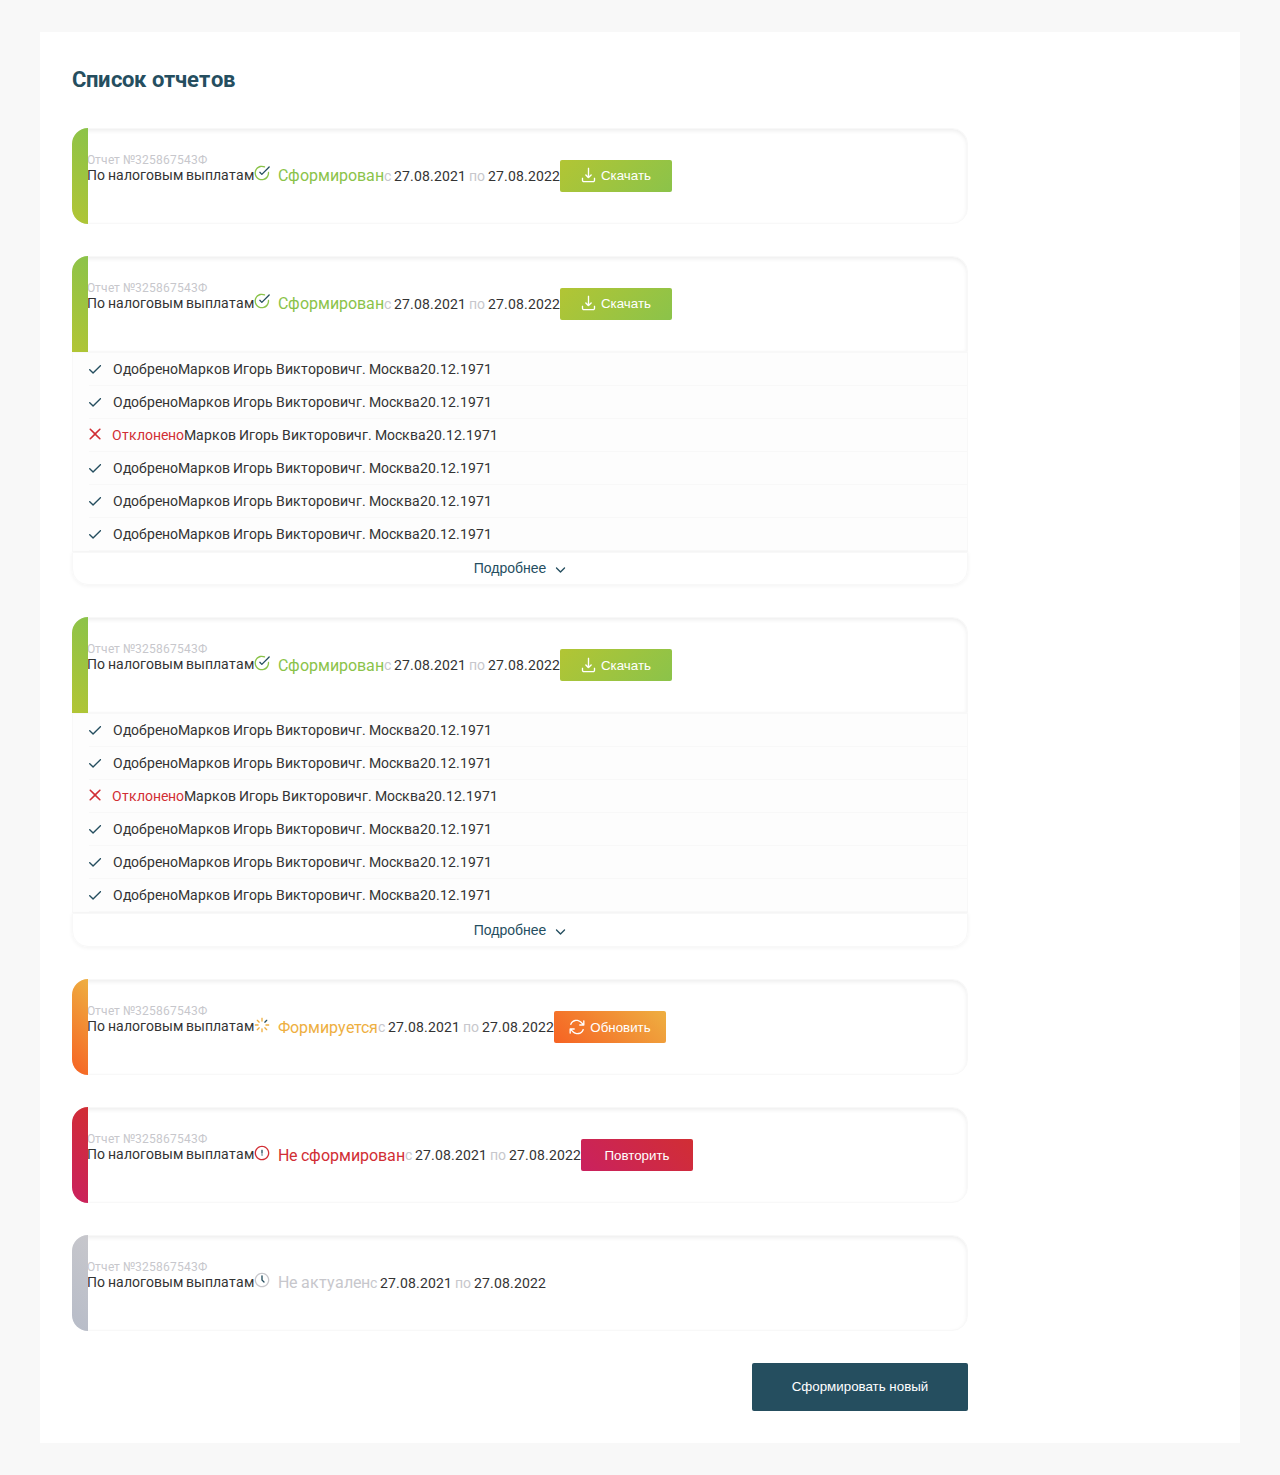
<file: index.html>
<!DOCTYPE html>
<html lang="en">
<head>
    <meta charset="UTF-8">
    <meta name="viewport" content="width=device-width, initial-scale=1.0">
    <meta http-equiv="X-UA-Compatible" content="ie=edge">
    <title>test</title>

    <!--Style css-->
    <link rel="preconnect" href="https://fonts.googleapis.com">
    <link rel="preconnect" href="https://fonts.gstatic.com" crossorigin>
    <link href="https://fonts.googleapis.com/css2?family=Roboto&display=swap" rel="stylesheet">
    <link rel="stylesheet" href="https://cdn.jsdelivr.net/npm/bootstrap@4.5.3/dist/css/bootstrap.min.css" integrity="sha384-TX8t27EcRE3e/ihU7zmQxVncDAy5uIKz4rEkgIXeMed4M0jlfIDPvg6uqKI2xXr2" crossorigin="anonymous">
    <link rel="stylesheet" href="css/ofd.css">

    <!--Style for mobiles and tablets-->
    <!-- CSS only -->
    

</head>
<body>
    <div class="main-wrapper">
        <section class="report" id="accordion">
            <div class="container">
                <h2 class="report__title">Список отчетов</h2>
                    <div class="report__card-wrap report__card-wrap--success">
                        <div class="report__card ">
                            <div class="col-md-3 col-sm-12 report__type">
                                <span class="report__num">Отчет №325867543Ф</span>
                                <div class="report__name">По налоговым выплатам</div>
                            </div>
                            <div class="col-md-3 col-sm-12 report__status report__status--success">
                                <div><svg class="report__icon-check-2" width="16" height="16" viewBox="0 0 16 16" fill="none" xmlns="http://www.w3.org/2000/svg">
                                        <path fill-rule="evenodd" clip-rule="evenodd" d="M13.8333 7.38401V8.00401C13.8326 9.29786 13.4136 10.5568 12.6389 11.5931C11.8642 12.6294 10.7753 13.3875 9.53455 13.7543C8.29379 14.1212 6.96769 14.0771 5.75402 13.6288C4.54034 13.1804 3.50413 12.3517 2.79991 11.2662C2.09569 10.1808 1.76121 8.89685 1.84634 7.6058C1.93147 6.31475 2.43166 5.0858 3.2723 4.10225C4.11295 3.1187 5.24901 2.43324 6.51105 2.1481C7.77309 1.86295 9.0935 1.99341 10.2753 2.52001C10.4369 2.59197 10.6203 2.59682 10.7854 2.5335C10.9505 2.47017 11.0837 2.34386 11.1557 2.18234C11.2276 2.02083 11.2325 1.83734 11.1692 1.67224C11.1058 1.50715 10.9795 1.37397 10.818 1.30201C9.37353 0.658389 7.7597 0.498943 6.21721 0.847449C4.67471 1.19596 3.28619 2.03374 2.25874 3.23586C1.23129 4.43798 0.619946 5.94002 0.515896 7.51797C0.411847 9.09592 0.820662 10.6652 1.68137 11.9919C2.54208 13.3185 3.80857 14.3313 5.29195 14.8794C6.77532 15.4274 8.39612 15.4812 9.9126 15.0329C11.4291 14.5845 12.76 13.6579 13.7068 12.3913C14.6537 11.1248 15.1658 9.58605 15.1667 8.00468V7.38468C15.1667 7.20786 15.0964 7.0383 14.9714 6.91327C14.8464 6.78825 14.6768 6.71801 14.5 6.71801C14.3232 6.71801 14.1536 6.78825 14.0286 6.91327C13.9036 7.0383 13.8333 7.20786 13.8333 7.38468V7.38401Z" fill="#8BC34A"/>
                                        <path fill-rule="evenodd" clip-rule="evenodd" d="M7.83334 8.39467L6.30467 6.86667C6.24317 6.80299 6.16961 6.7522 6.08827 6.71727C6.00694 6.68233 5.91946 6.66394 5.83094 6.66317C5.74242 6.6624 5.65463 6.67926 5.5727 6.71279C5.49077 6.74631 5.41633 6.79581 5.35374 6.8584C5.29114 6.921 5.24164 6.99543 5.20812 7.07736C5.1746 7.15929 5.15773 7.24708 5.1585 7.3356C5.15927 7.42412 5.17766 7.5116 5.2126 7.59294C5.24754 7.67427 5.29833 7.74783 5.362 7.80933L7.362 9.80933C7.48702 9.93431 7.65656 10.0045 7.83334 10.0045C8.01011 10.0045 8.17965 9.93431 8.30467 9.80933L15.638 2.476C15.7594 2.35026 15.8266 2.18186 15.8251 2.00707C15.8236 1.83227 15.7535 1.66506 15.6299 1.54145C15.5063 1.41785 15.3391 1.34774 15.1643 1.34622C14.9895 1.3447 14.8211 1.41189 14.6953 1.53333L7.83334 8.39467Z" fill="#254E5F"/>
                                    </svg>Сформирован</div>
                            </div>
                            <div class="col-md-4 col-sm-12 report__date">
                                <div class="report__time"><span>с</span> 27.08.2021 <span>по</span> 27.08.2022</div>
                            </div>
                            <div class="col-md-2 col-sm-12 report__btn-area">
                                <button class="report__btn report__btn--success">
                                    <svg width="15" height="16" class="report__icon-download" viewBox="0 0 15 16" fill="none" xmlns="http://www.w3.org/2000/svg">
                                    <path fill-rule="evenodd" clip-rule="evenodd" d="M7.01599 11.1253L4.36199 8.47133C4.23698 8.34624 4.16679 8.17661 4.16685 7.99976C4.16692 7.82291 4.23723 7.65334 4.36232 7.52833C4.48742 7.40332 4.65705 7.33313 4.83389 7.3332C5.01074 7.33326 5.18032 7.40357 5.30532 7.52866L6.83332 9.05733V1.33333C6.83332 1.15652 6.90356 0.986951 7.02859 0.861926C7.15361 0.736902 7.32318 0.666664 7.49999 0.666664C7.6768 0.666664 7.84637 0.736902 7.97139 0.861926C8.09642 0.986951 8.16666 1.15652 8.16666 1.33333V9.05733L9.69466 7.52866C9.81966 7.40357 9.98924 7.33326 10.1661 7.3332C10.3429 7.33313 10.5126 7.40332 10.6377 7.52833C10.7628 7.65334 10.8331 7.82291 10.8331 7.99976C10.8332 8.17661 10.763 8.34624 10.638 8.47133L7.98466 11.124C7.92234 11.19 7.84722 11.2425 7.76388 11.2785C7.68054 11.3144 7.59074 11.3329 7.49999 11.3329C7.40924 11.3329 7.31944 11.3144 7.2361 11.2785C7.15276 11.2425 7.07764 11.19 7.01532 11.124L7.01599 11.1253Z" fill="white"/>
                                    <path fill-rule="evenodd" clip-rule="evenodd" d="M0.833328 11.3333V13.3333C0.833328 13.8638 1.04404 14.3725 1.41911 14.7475C1.79419 15.1226 2.3029 15.3333 2.83333 15.3333H12.1667C12.6971 15.3333 13.2058 15.1226 13.5809 14.7475C13.9559 14.3725 14.1667 13.8638 14.1667 13.3333V11.3333C14.1667 11.1565 14.0964 10.9869 13.9714 10.8619C13.8464 10.7369 13.6768 10.6667 13.5 10.6667C13.3232 10.6667 13.1536 10.7369 13.0286 10.8619C12.9036 10.9869 12.8333 11.1565 12.8333 11.3333V13.3333C12.8333 13.5101 12.7631 13.6797 12.6381 13.8047C12.513 13.9298 12.3435 14 12.1667 14H2.83333C2.65652 14 2.48695 13.9298 2.36192 13.8047C2.2369 13.6797 2.16666 13.5101 2.16666 13.3333V11.3333C2.16666 11.1565 2.09642 10.9869 1.9714 10.8619C1.84638 10.7369 1.67681 10.6667 1.49999 10.6667C1.32318 10.6667 1.15361 10.7369 1.02859 10.8619C0.903566 10.9869 0.833328 11.1565 0.833328 11.3333Z" fill="white"/>
                                </svg>
                                Скачать</button>
                            </div>
                        </div>
                    </div>
                    


                    <div class="report__card-wrap report__card-wrap--collapse">
                        <div class="report__card report__card--collapse">
                            <div class="col-md-3 col-sm-12 report__type">
                                <span class="report__num">Отчет №325867543Ф</span>
                                <div class="report__name">По налоговым выплатам</div>
                            </div>
                            <div class="col-md-3 col-sm-12 report__status report__status--success">
                                <div><svg class="report__icon-check-2" width="16" height="16" viewBox="0 0 16 16" fill="none" xmlns="http://www.w3.org/2000/svg">
                                        <path fill-rule="evenodd" clip-rule="evenodd" d="M13.8333 7.38401V8.00401C13.8326 9.29786 13.4136 10.5568 12.6389 11.5931C11.8642 12.6294 10.7753 13.3875 9.53455 13.7543C8.29379 14.1212 6.96769 14.0771 5.75402 13.6288C4.54034 13.1804 3.50413 12.3517 2.79991 11.2662C2.09569 10.1808 1.76121 8.89685 1.84634 7.6058C1.93147 6.31475 2.43166 5.0858 3.2723 4.10225C4.11295 3.1187 5.24901 2.43324 6.51105 2.1481C7.77309 1.86295 9.0935 1.99341 10.2753 2.52001C10.4369 2.59197 10.6203 2.59682 10.7854 2.5335C10.9505 2.47017 11.0837 2.34386 11.1557 2.18234C11.2276 2.02083 11.2325 1.83734 11.1692 1.67224C11.1058 1.50715 10.9795 1.37397 10.818 1.30201C9.37353 0.658389 7.7597 0.498943 6.21721 0.847449C4.67471 1.19596 3.28619 2.03374 2.25874 3.23586C1.23129 4.43798 0.619946 5.94002 0.515896 7.51797C0.411847 9.09592 0.820662 10.6652 1.68137 11.9919C2.54208 13.3185 3.80857 14.3313 5.29195 14.8794C6.77532 15.4274 8.39612 15.4812 9.9126 15.0329C11.4291 14.5845 12.76 13.6579 13.7068 12.3913C14.6537 11.1248 15.1658 9.58605 15.1667 8.00468V7.38468C15.1667 7.20786 15.0964 7.0383 14.9714 6.91327C14.8464 6.78825 14.6768 6.71801 14.5 6.71801C14.3232 6.71801 14.1536 6.78825 14.0286 6.91327C13.9036 7.0383 13.8333 7.20786 13.8333 7.38468V7.38401Z" fill="#8BC34A"/>
                                        <path fill-rule="evenodd" clip-rule="evenodd" d="M7.83334 8.39467L6.30467 6.86667C6.24317 6.80299 6.16961 6.7522 6.08827 6.71727C6.00694 6.68233 5.91946 6.66394 5.83094 6.66317C5.74242 6.6624 5.65463 6.67926 5.5727 6.71279C5.49077 6.74631 5.41633 6.79581 5.35374 6.8584C5.29114 6.921 5.24164 6.99543 5.20812 7.07736C5.1746 7.15929 5.15773 7.24708 5.1585 7.3356C5.15927 7.42412 5.17766 7.5116 5.2126 7.59294C5.24754 7.67427 5.29833 7.74783 5.362 7.80933L7.362 9.80933C7.48702 9.93431 7.65656 10.0045 7.83334 10.0045C8.01011 10.0045 8.17965 9.93431 8.30467 9.80933L15.638 2.476C15.7594 2.35026 15.8266 2.18186 15.8251 2.00707C15.8236 1.83227 15.7535 1.66506 15.6299 1.54145C15.5063 1.41785 15.3391 1.34774 15.1643 1.34622C14.9895 1.3447 14.8211 1.41189 14.6953 1.53333L7.83334 8.39467Z" fill="#254E5F"/>
                                    </svg>Сформирован</div>
                            </div>
                            <div class="col-md-4 col-sm-12 report__date">
                                <div class="report__time"><span>с</span> 27.08.2021 <span>по</span> 27.08.2022</div>
                            </div>
                            <div class="col-md-2 col-sm-12 report__btn-area">
                                <button class="report__btn report__btn--success">
                                    <svg width="15" height="16" class="report__icon-download" viewBox="0 0 15 16" fill="none" xmlns="http://www.w3.org/2000/svg">
                                    <path fill-rule="evenodd" clip-rule="evenodd" d="M7.01599 11.1253L4.36199 8.47133C4.23698 8.34624 4.16679 8.17661 4.16685 7.99976C4.16692 7.82291 4.23723 7.65334 4.36232 7.52833C4.48742 7.40332 4.65705 7.33313 4.83389 7.3332C5.01074 7.33326 5.18032 7.40357 5.30532 7.52866L6.83332 9.05733V1.33333C6.83332 1.15652 6.90356 0.986951 7.02859 0.861926C7.15361 0.736902 7.32318 0.666664 7.49999 0.666664C7.6768 0.666664 7.84637 0.736902 7.97139 0.861926C8.09642 0.986951 8.16666 1.15652 8.16666 1.33333V9.05733L9.69466 7.52866C9.81966 7.40357 9.98924 7.33326 10.1661 7.3332C10.3429 7.33313 10.5126 7.40332 10.6377 7.52833C10.7628 7.65334 10.8331 7.82291 10.8331 7.99976C10.8332 8.17661 10.763 8.34624 10.638 8.47133L7.98466 11.124C7.92234 11.19 7.84722 11.2425 7.76388 11.2785C7.68054 11.3144 7.59074 11.3329 7.49999 11.3329C7.40924 11.3329 7.31944 11.3144 7.2361 11.2785C7.15276 11.2425 7.07764 11.19 7.01532 11.124L7.01599 11.1253Z" fill="white"/>
                                    <path fill-rule="evenodd" clip-rule="evenodd" d="M0.833328 11.3333V13.3333C0.833328 13.8638 1.04404 14.3725 1.41911 14.7475C1.79419 15.1226 2.3029 15.3333 2.83333 15.3333H12.1667C12.6971 15.3333 13.2058 15.1226 13.5809 14.7475C13.9559 14.3725 14.1667 13.8638 14.1667 13.3333V11.3333C14.1667 11.1565 14.0964 10.9869 13.9714 10.8619C13.8464 10.7369 13.6768 10.6667 13.5 10.6667C13.3232 10.6667 13.1536 10.7369 13.0286 10.8619C12.9036 10.9869 12.8333 11.1565 12.8333 11.3333V13.3333C12.8333 13.5101 12.7631 13.6797 12.6381 13.8047C12.513 13.9298 12.3435 14 12.1667 14H2.83333C2.65652 14 2.48695 13.9298 2.36192 13.8047C2.2369 13.6797 2.16666 13.5101 2.16666 13.3333V11.3333C2.16666 11.1565 2.09642 10.9869 1.9714 10.8619C1.84638 10.7369 1.67681 10.6667 1.49999 10.6667C1.32318 10.6667 1.15361 10.7369 1.02859 10.8619C0.903566 10.9869 0.833328 11.1565 0.833328 11.3333Z" fill="white"/>
                                </svg>
                                Скачать</button>
                            </div>
                        </div>
                        <div>
                        <div class="report__card-collapse">
                            <div id="collapseOne" class="collapse" aria-labelledby="headingOne" data-parent="#accordion">
                                <div class="card-body">
                                    <div class="report__table">
                                        <div class="report__row">
                                            <div class="col-md-2 col-sm-12">
                                                <div class="">
                                                    <svg class="report__icon-check" width="13" height="10" viewBox="0 0 13 10" fill="none" xmlns="http://www.w3.org/2000/svg">
                                                        <path d="M1.19807 5.19533C1.13657 5.13166 1.06301 5.08087 0.981675 5.04593C0.900339 5.01099 0.812859 4.9926 0.72434 4.99183C0.63582 4.99106 0.548034 5.00793 0.466103 5.04145C0.384172 5.07497 0.309737 5.12447 0.247142 5.18707C0.184547 5.24966 0.135045 5.3241 0.101524 5.40603C0.0680037 5.48796 0.0511358 5.57575 0.0519051 5.66427C0.0526743 5.75278 0.0710651 5.84026 0.106004 5.9216C0.140944 6.00294 0.191732 6.0765 0.255405 6.138L3.58874 9.47133C3.71376 9.59631 3.8833 9.66652 4.06007 9.66652C4.23685 9.66652 4.40639 9.59631 4.53141 9.47133L11.8647 2.138C11.9284 2.0765 11.9792 2.00294 12.0141 1.9216C12.0491 1.84027 12.0675 1.75279 12.0682 1.66427C12.069 1.57575 12.0521 1.48796 12.0186 1.40603C11.9851 1.3241 11.9356 1.24966 11.873 1.18707C11.8104 1.12447 11.736 1.07497 11.654 1.04145C11.5721 1.00793 11.4843 0.991062 11.3958 0.991831C11.3073 0.9926 11.2198 1.01099 11.1385 1.04593C11.0571 1.08087 10.9836 1.13166 10.9221 1.19533L4.06007 8.05733L1.19807 5.19533Z" fill="#254E5F"/>
                                                    </svg>
                                                    Одобрено
                                                </div>
                                            </div>
                                            <div class="col-md-4 col-sm-12">
                                                <div class="">Марков Игорь Викторович</div>
                                            </div>
                                            <div class="col-md-4 col-sm-12">
                                                <div class="">г. Москва</div>
                                            </div>
                                            <div class="col-md-2 col-sm-12 report__dob">
                                                20.12.1971
                                            </div>
                                        </div>
                                        <div class="report__row">
                                            <div class="col-md-2">
                                                <div class="">
                                                    <svg class="report__icon-check" width="13" height="10" viewBox="0 0 13 10" fill="none" xmlns="http://www.w3.org/2000/svg">
                                                        <path d="M1.19807 5.19533C1.13657 5.13166 1.06301 5.08087 0.981675 5.04593C0.900339 5.01099 0.812859 4.9926 0.72434 4.99183C0.63582 4.99106 0.548034 5.00793 0.466103 5.04145C0.384172 5.07497 0.309737 5.12447 0.247142 5.18707C0.184547 5.24966 0.135045 5.3241 0.101524 5.40603C0.0680037 5.48796 0.0511358 5.57575 0.0519051 5.66427C0.0526743 5.75278 0.0710651 5.84026 0.106004 5.9216C0.140944 6.00294 0.191732 6.0765 0.255405 6.138L3.58874 9.47133C3.71376 9.59631 3.8833 9.66652 4.06007 9.66652C4.23685 9.66652 4.40639 9.59631 4.53141 9.47133L11.8647 2.138C11.9284 2.0765 11.9792 2.00294 12.0141 1.9216C12.0491 1.84027 12.0675 1.75279 12.0682 1.66427C12.069 1.57575 12.0521 1.48796 12.0186 1.40603C11.9851 1.3241 11.9356 1.24966 11.873 1.18707C11.8104 1.12447 11.736 1.07497 11.654 1.04145C11.5721 1.00793 11.4843 0.991062 11.3958 0.991831C11.3073 0.9926 11.2198 1.01099 11.1385 1.04593C11.0571 1.08087 10.9836 1.13166 10.9221 1.19533L4.06007 8.05733L1.19807 5.19533Z" fill="#254E5F"/>
                                                    </svg>
                                                    Одобрено
                                                </div>
                                            </div>
                                            <div class="col-md-4">
                                                <div class="report__username">Марков Игорь Викторович</div>
                                            </div>
                                            <div class="col-md-4">
                                                <div class="report__city">г. Москва</div>
                                            </div>
                                            <div class="col-md-2 report__dob">
                                                <div>20.12.1971</div>
                                            </div>
                                        </div>
                                        <div class="report__row">
                                            <div class="col-md-2">
                                                <div class="report__decision report__decision--cancel">
                                                    <svg class="report__icon-check" width="12" height="12" viewBox="0 0 10 10" fill="none" xmlns="http://www.w3.org/2000/svg">
                                                        <path d="M6.00272 5L9.53139 8.52867C9.65283 8.6544 9.72002 8.8228 9.7185 8.9976C9.71698 9.1724 9.64687 9.33961 9.52326 9.46321C9.39966 9.58682 9.23245 9.65693 9.05765 9.65845C8.88286 9.65997 8.71445 9.59277 8.58872 9.47134L5.06005 5.94267L1.53138 9.47134C1.46989 9.53501 1.39632 9.5858 1.31499 9.62074C1.23365 9.65567 1.14617 9.67407 1.05765 9.67484C0.969133 9.6756 0.881347 9.65874 0.799416 9.62522C0.717485 9.5917 0.64305 9.54219 0.580455 9.4796C0.51786 9.417 0.468358 9.34257 0.434837 9.26064C0.401316 9.17871 0.384449 9.09092 0.385218 9.0024C0.385987 8.91388 0.404378 8.8264 0.439317 8.74507C0.474257 8.66373 0.525045 8.59017 0.588719 8.52867L4.11739 5L0.588719 1.47133C0.46728 1.3456 0.400083 1.1772 0.401602 1.0024C0.403121 0.827602 0.473234 0.660394 0.596839 0.536788C0.720445 0.413183 0.887653 0.34307 1.06245 0.341551C1.23725 0.340032 1.40565 0.407229 1.53138 0.528668L5.06005 4.05733L8.58872 0.528668C8.71445 0.407229 8.88286 0.340032 9.05765 0.341551C9.23245 0.34307 9.39966 0.413183 9.52326 0.536788C9.64687 0.660394 9.71698 0.827602 9.7185 1.0024C9.72002 1.1772 9.65283 1.3456 9.53139 1.47133L6.00272 5Z" fill="#D12E34"/>
                                                    </svg>
                                                    Отклонено
                                                </div>
                                            </div>
                                            <div class="col-md-4">
                                                <div class="">Марков Игорь Викторович</div>
                                            </div>
                                            <div class="col-md-4">
                                                <div class="">г. Москва</div>
                                            </div>
                                            <div class="col-md-2 report__dob">
                                                <div class="">20.12.1971</div>
                                            </div>
                                        </div>
                                        <div class="report__row">
                                            <div class="col-md-2">
                                                <div class="">
                                                    <svg class="report__icon-check" width="13" height="10" viewBox="0 0 13 10" fill="none" xmlns="http://www.w3.org/2000/svg">
                                                        <path d="M1.19807 5.19533C1.13657 5.13166 1.06301 5.08087 0.981675 5.04593C0.900339 5.01099 0.812859 4.9926 0.72434 4.99183C0.63582 4.99106 0.548034 5.00793 0.466103 5.04145C0.384172 5.07497 0.309737 5.12447 0.247142 5.18707C0.184547 5.24966 0.135045 5.3241 0.101524 5.40603C0.0680037 5.48796 0.0511358 5.57575 0.0519051 5.66427C0.0526743 5.75278 0.0710651 5.84026 0.106004 5.9216C0.140944 6.00294 0.191732 6.0765 0.255405 6.138L3.58874 9.47133C3.71376 9.59631 3.8833 9.66652 4.06007 9.66652C4.23685 9.66652 4.40639 9.59631 4.53141 9.47133L11.8647 2.138C11.9284 2.0765 11.9792 2.00294 12.0141 1.9216C12.0491 1.84027 12.0675 1.75279 12.0682 1.66427C12.069 1.57575 12.0521 1.48796 12.0186 1.40603C11.9851 1.3241 11.9356 1.24966 11.873 1.18707C11.8104 1.12447 11.736 1.07497 11.654 1.04145C11.5721 1.00793 11.4843 0.991062 11.3958 0.991831C11.3073 0.9926 11.2198 1.01099 11.1385 1.04593C11.0571 1.08087 10.9836 1.13166 10.9221 1.19533L4.06007 8.05733L1.19807 5.19533Z" fill="#254E5F"/>
                                                    </svg>
                                                    Одобрено
                                                </div>
                                            </div>
                                            <div class="col-md-4">
                                                <div class="">Марков Игорь Викторович</div>
                                            </div>
                                            <div class="col-md-4">
                                                <div class="">г. Москва</div>
                                            </div>
                                            <div class="col-md-2 report__dob">
                                                <div class="">20.12.1971</div>
                                            </div>
                                        </div>
                                        <div class="report__row">
                                            <div class="col-md-2">
                                                <div class="">
                                                    <svg class="report__icon-check" width="13" height="10" viewBox="0 0 13 10" fill="none" xmlns="http://www.w3.org/2000/svg">
                                                        <path d="M1.19807 5.19533C1.13657 5.13166 1.06301 5.08087 0.981675 5.04593C0.900339 5.01099 0.812859 4.9926 0.72434 4.99183C0.63582 4.99106 0.548034 5.00793 0.466103 5.04145C0.384172 5.07497 0.309737 5.12447 0.247142 5.18707C0.184547 5.24966 0.135045 5.3241 0.101524 5.40603C0.0680037 5.48796 0.0511358 5.57575 0.0519051 5.66427C0.0526743 5.75278 0.0710651 5.84026 0.106004 5.9216C0.140944 6.00294 0.191732 6.0765 0.255405 6.138L3.58874 9.47133C3.71376 9.59631 3.8833 9.66652 4.06007 9.66652C4.23685 9.66652 4.40639 9.59631 4.53141 9.47133L11.8647 2.138C11.9284 2.0765 11.9792 2.00294 12.0141 1.9216C12.0491 1.84027 12.0675 1.75279 12.0682 1.66427C12.069 1.57575 12.0521 1.48796 12.0186 1.40603C11.9851 1.3241 11.9356 1.24966 11.873 1.18707C11.8104 1.12447 11.736 1.07497 11.654 1.04145C11.5721 1.00793 11.4843 0.991062 11.3958 0.991831C11.3073 0.9926 11.2198 1.01099 11.1385 1.04593C11.0571 1.08087 10.9836 1.13166 10.9221 1.19533L4.06007 8.05733L1.19807 5.19533Z" fill="#254E5F"/>
                                                    </svg>
                                                    Одобрено
                                                </div>
                                            </div>
                                            <div class="col-md-4">
                                                <div class="">Марков Игорь Викторович</div>
                                            </div>
                                            <div class="col-md-4">
                                                <div class="">г. Москва</div>
                                            </div>
                                            <div class="col-md-2 report__dob">
                                                <div class="">20.12.1971</div>
                                            </div>
                                        </div>
                                        <div class="report__row">
                                            <div class="col-md-2">
                                                <div class="">
                                                    <svg class="report__icon-check" width="13" height="10" viewBox="0 0 13 10" fill="none" xmlns="http://www.w3.org/2000/svg">
                                                        <path d="M1.19807 5.19533C1.13657 5.13166 1.06301 5.08087 0.981675 5.04593C0.900339 5.01099 0.812859 4.9926 0.72434 4.99183C0.63582 4.99106 0.548034 5.00793 0.466103 5.04145C0.384172 5.07497 0.309737 5.12447 0.247142 5.18707C0.184547 5.24966 0.135045 5.3241 0.101524 5.40603C0.0680037 5.48796 0.0511358 5.57575 0.0519051 5.66427C0.0526743 5.75278 0.0710651 5.84026 0.106004 5.9216C0.140944 6.00294 0.191732 6.0765 0.255405 6.138L3.58874 9.47133C3.71376 9.59631 3.8833 9.66652 4.06007 9.66652C4.23685 9.66652 4.40639 9.59631 4.53141 9.47133L11.8647 2.138C11.9284 2.0765 11.9792 2.00294 12.0141 1.9216C12.0491 1.84027 12.0675 1.75279 12.0682 1.66427C12.069 1.57575 12.0521 1.48796 12.0186 1.40603C11.9851 1.3241 11.9356 1.24966 11.873 1.18707C11.8104 1.12447 11.736 1.07497 11.654 1.04145C11.5721 1.00793 11.4843 0.991062 11.3958 0.991831C11.3073 0.9926 11.2198 1.01099 11.1385 1.04593C11.0571 1.08087 10.9836 1.13166 10.9221 1.19533L4.06007 8.05733L1.19807 5.19533Z" fill="#254E5F"/>
                                                    </svg>
                                                    Одобрено
                                                </div>
                                            </div>
                                            <div class="col-md-4">
                                                <div class="">Марков Игорь Викторович</div>
                                            </div>
                                            <div class="col-md-4">
                                                <div class="">г. Москва</div>
                                            </div>
                                            <div class="col-md-2 report__dob">
                                                <div class="">20.12.1971</div>
                                            </div>
                                        </div>
                                        

                                    </div>
                                </div>
                            </div>
                            <div class="report__card-header" id="headingOne">
                                    <button class="report__collapse-btn" data-toggle="collapse" data-target="#collapseOne" aria-expanded="true" aria-controls="collapseOne">
                                     <span>Подробнее</span> <svg class="report__svg-btn" width="11" height="6" viewBox="0 0 11 6" fill="none" xmlns="http://www.w3.org/2000/svg">
                                                <path d="M5.5 4.05733L1.97134 0.52866C1.8456 0.407221 1.6772 0.340025 1.5024 0.341544C1.32761 0.343063 1.1604 0.413175 1.03679 0.536781C0.913187 0.660386 0.843074 0.827595 0.841555 1.00239C0.840036 1.17719 0.907233 1.34559 1.02867 1.47133L5.02867 5.47133C5.15369 5.59631 5.32323 5.66652 5.5 5.66652C5.67678 5.66652 5.84632 5.59631 5.97134 5.47133L9.97134 1.47133C10.035 1.40983 10.0858 1.33627 10.1207 1.25493C10.1557 1.17359 10.1741 1.08611 10.1748 0.997594C10.1756 0.909074 10.1587 0.821288 10.1252 0.739357C10.0917 0.657426 10.0422 0.582992 9.9796 0.520397C9.91701 0.457801 9.84257 0.408299 9.76064 0.374779C9.67871 0.341258 9.59092 0.32439 9.50241 0.325159C9.41389 0.325929 9.32641 0.344319 9.24507 0.379259C9.16373 0.414198 9.09017 0.464986 9.02867 0.52866L5.5 4.05733Z" fill="#254E5F"/>
                                              </svg>

                                    </button>
                            </div>
                        </div>
                    </div>
                    
                    </div>

                    <div class="report__card-wrap report__card-wrap--collapse">
                        <div class="report__card report__card--collapse">
                            <div class="col-md-3 report__type">
                                <span class="report__num">Отчет №325867543Ф</span>
                                <div class="report__name">По налоговым выплатам</div>
                            </div>
                            <div class="col-md-3 report__status report__status--success">
                                <div><svg class="report__icon-check-2" width="16" height="16" viewBox="0 0 16 16" fill="none" xmlns="http://www.w3.org/2000/svg">
                                        <path fill-rule="evenodd" clip-rule="evenodd" d="M13.8333 7.38401V8.00401C13.8326 9.29786 13.4136 10.5568 12.6389 11.5931C11.8642 12.6294 10.7753 13.3875 9.53455 13.7543C8.29379 14.1212 6.96769 14.0771 5.75402 13.6288C4.54034 13.1804 3.50413 12.3517 2.79991 11.2662C2.09569 10.1808 1.76121 8.89685 1.84634 7.6058C1.93147 6.31475 2.43166 5.0858 3.2723 4.10225C4.11295 3.1187 5.24901 2.43324 6.51105 2.1481C7.77309 1.86295 9.0935 1.99341 10.2753 2.52001C10.4369 2.59197 10.6203 2.59682 10.7854 2.5335C10.9505 2.47017 11.0837 2.34386 11.1557 2.18234C11.2276 2.02083 11.2325 1.83734 11.1692 1.67224C11.1058 1.50715 10.9795 1.37397 10.818 1.30201C9.37353 0.658389 7.7597 0.498943 6.21721 0.847449C4.67471 1.19596 3.28619 2.03374 2.25874 3.23586C1.23129 4.43798 0.619946 5.94002 0.515896 7.51797C0.411847 9.09592 0.820662 10.6652 1.68137 11.9919C2.54208 13.3185 3.80857 14.3313 5.29195 14.8794C6.77532 15.4274 8.39612 15.4812 9.9126 15.0329C11.4291 14.5845 12.76 13.6579 13.7068 12.3913C14.6537 11.1248 15.1658 9.58605 15.1667 8.00468V7.38468C15.1667 7.20786 15.0964 7.0383 14.9714 6.91327C14.8464 6.78825 14.6768 6.71801 14.5 6.71801C14.3232 6.71801 14.1536 6.78825 14.0286 6.91327C13.9036 7.0383 13.8333 7.20786 13.8333 7.38468V7.38401Z" fill="#8BC34A"/>
                                        <path fill-rule="evenodd" clip-rule="evenodd" d="M7.83334 8.39467L6.30467 6.86667C6.24317 6.80299 6.16961 6.7522 6.08827 6.71727C6.00694 6.68233 5.91946 6.66394 5.83094 6.66317C5.74242 6.6624 5.65463 6.67926 5.5727 6.71279C5.49077 6.74631 5.41633 6.79581 5.35374 6.8584C5.29114 6.921 5.24164 6.99543 5.20812 7.07736C5.1746 7.15929 5.15773 7.24708 5.1585 7.3356C5.15927 7.42412 5.17766 7.5116 5.2126 7.59294C5.24754 7.67427 5.29833 7.74783 5.362 7.80933L7.362 9.80933C7.48702 9.93431 7.65656 10.0045 7.83334 10.0045C8.01011 10.0045 8.17965 9.93431 8.30467 9.80933L15.638 2.476C15.7594 2.35026 15.8266 2.18186 15.8251 2.00707C15.8236 1.83227 15.7535 1.66506 15.6299 1.54145C15.5063 1.41785 15.3391 1.34774 15.1643 1.34622C14.9895 1.3447 14.8211 1.41189 14.6953 1.53333L7.83334 8.39467Z" fill="#254E5F"/>
                                    </svg>Сформирован</div>
                            </div>
                            <div class="col-md-4 report__date">
                                <div class="report__time"><span>с</span> 27.08.2021 <span>по</span> 27.08.2022</div>
                            </div>
                            <div class="col-md-2 report__btn-area">
                                <button class="report__btn report__btn--success">
                                    <svg width="15" height="16" class="report__icon-download" viewBox="0 0 15 16" fill="none" xmlns="http://www.w3.org/2000/svg">
                                    <path fill-rule="evenodd" clip-rule="evenodd" d="M7.01599 11.1253L4.36199 8.47133C4.23698 8.34624 4.16679 8.17661 4.16685 7.99976C4.16692 7.82291 4.23723 7.65334 4.36232 7.52833C4.48742 7.40332 4.65705 7.33313 4.83389 7.3332C5.01074 7.33326 5.18032 7.40357 5.30532 7.52866L6.83332 9.05733V1.33333C6.83332 1.15652 6.90356 0.986951 7.02859 0.861926C7.15361 0.736902 7.32318 0.666664 7.49999 0.666664C7.6768 0.666664 7.84637 0.736902 7.97139 0.861926C8.09642 0.986951 8.16666 1.15652 8.16666 1.33333V9.05733L9.69466 7.52866C9.81966 7.40357 9.98924 7.33326 10.1661 7.3332C10.3429 7.33313 10.5126 7.40332 10.6377 7.52833C10.7628 7.65334 10.8331 7.82291 10.8331 7.99976C10.8332 8.17661 10.763 8.34624 10.638 8.47133L7.98466 11.124C7.92234 11.19 7.84722 11.2425 7.76388 11.2785C7.68054 11.3144 7.59074 11.3329 7.49999 11.3329C7.40924 11.3329 7.31944 11.3144 7.2361 11.2785C7.15276 11.2425 7.07764 11.19 7.01532 11.124L7.01599 11.1253Z" fill="white"/>
                                    <path fill-rule="evenodd" clip-rule="evenodd" d="M0.833328 11.3333V13.3333C0.833328 13.8638 1.04404 14.3725 1.41911 14.7475C1.79419 15.1226 2.3029 15.3333 2.83333 15.3333H12.1667C12.6971 15.3333 13.2058 15.1226 13.5809 14.7475C13.9559 14.3725 14.1667 13.8638 14.1667 13.3333V11.3333C14.1667 11.1565 14.0964 10.9869 13.9714 10.8619C13.8464 10.7369 13.6768 10.6667 13.5 10.6667C13.3232 10.6667 13.1536 10.7369 13.0286 10.8619C12.9036 10.9869 12.8333 11.1565 12.8333 11.3333V13.3333C12.8333 13.5101 12.7631 13.6797 12.6381 13.8047C12.513 13.9298 12.3435 14 12.1667 14H2.83333C2.65652 14 2.48695 13.9298 2.36192 13.8047C2.2369 13.6797 2.16666 13.5101 2.16666 13.3333V11.3333C2.16666 11.1565 2.09642 10.9869 1.9714 10.8619C1.84638 10.7369 1.67681 10.6667 1.49999 10.6667C1.32318 10.6667 1.15361 10.7369 1.02859 10.8619C0.903566 10.9869 0.833328 11.1565 0.833328 11.3333Z" fill="white"/>
                                </svg>
                                Скачать</button>
                            </div>
                        </div>
                        <div>
                        <div class="report__card-collapse">
                            <div id="collapseTwo" class="collapse" aria-labelledby="headingTwo" data-parent="#accordion">
                                <div class="card-body">
                                    <div class="report__table">
                                        <div class="report__row">
                                            <div class="col-md-2">
                                                <div class="">
                                                    <svg class="report__icon-check" width="13" height="10" viewBox="0 0 13 10" fill="none" xmlns="http://www.w3.org/2000/svg">
                                                        <path d="M1.19807 5.19533C1.13657 5.13166 1.06301 5.08087 0.981675 5.04593C0.900339 5.01099 0.812859 4.9926 0.72434 4.99183C0.63582 4.99106 0.548034 5.00793 0.466103 5.04145C0.384172 5.07497 0.309737 5.12447 0.247142 5.18707C0.184547 5.24966 0.135045 5.3241 0.101524 5.40603C0.0680037 5.48796 0.0511358 5.57575 0.0519051 5.66427C0.0526743 5.75278 0.0710651 5.84026 0.106004 5.9216C0.140944 6.00294 0.191732 6.0765 0.255405 6.138L3.58874 9.47133C3.71376 9.59631 3.8833 9.66652 4.06007 9.66652C4.23685 9.66652 4.40639 9.59631 4.53141 9.47133L11.8647 2.138C11.9284 2.0765 11.9792 2.00294 12.0141 1.9216C12.0491 1.84027 12.0675 1.75279 12.0682 1.66427C12.069 1.57575 12.0521 1.48796 12.0186 1.40603C11.9851 1.3241 11.9356 1.24966 11.873 1.18707C11.8104 1.12447 11.736 1.07497 11.654 1.04145C11.5721 1.00793 11.4843 0.991062 11.3958 0.991831C11.3073 0.9926 11.2198 1.01099 11.1385 1.04593C11.0571 1.08087 10.9836 1.13166 10.9221 1.19533L4.06007 8.05733L1.19807 5.19533Z" fill="#254E5F"/>
                                                    </svg>
                                                    Одобрено
                                                </div>
                                            </div>
                                            <div class="col-md-4">
                                                <div class="">Марков Игорь Викторович</div>
                                            </div>
                                            <div class="col-md-4">
                                                <div class="">г. Москва</div>
                                            </div>
                                            <div class="col-md-2 report__dob">
                                                20.12.1971
                                            </div>
                                        </div>
                                        <div class="report__row">
                                            <div class="col-md-2">
                                                <div class="">
                                                    <svg class="report__icon-check" width="13" height="10" viewBox="0 0 13 10" fill="none" xmlns="http://www.w3.org/2000/svg">
                                                        <path d="M1.19807 5.19533C1.13657 5.13166 1.06301 5.08087 0.981675 5.04593C0.900339 5.01099 0.812859 4.9926 0.72434 4.99183C0.63582 4.99106 0.548034 5.00793 0.466103 5.04145C0.384172 5.07497 0.309737 5.12447 0.247142 5.18707C0.184547 5.24966 0.135045 5.3241 0.101524 5.40603C0.0680037 5.48796 0.0511358 5.57575 0.0519051 5.66427C0.0526743 5.75278 0.0710651 5.84026 0.106004 5.9216C0.140944 6.00294 0.191732 6.0765 0.255405 6.138L3.58874 9.47133C3.71376 9.59631 3.8833 9.66652 4.06007 9.66652C4.23685 9.66652 4.40639 9.59631 4.53141 9.47133L11.8647 2.138C11.9284 2.0765 11.9792 2.00294 12.0141 1.9216C12.0491 1.84027 12.0675 1.75279 12.0682 1.66427C12.069 1.57575 12.0521 1.48796 12.0186 1.40603C11.9851 1.3241 11.9356 1.24966 11.873 1.18707C11.8104 1.12447 11.736 1.07497 11.654 1.04145C11.5721 1.00793 11.4843 0.991062 11.3958 0.991831C11.3073 0.9926 11.2198 1.01099 11.1385 1.04593C11.0571 1.08087 10.9836 1.13166 10.9221 1.19533L4.06007 8.05733L1.19807 5.19533Z" fill="#254E5F"/>
                                                    </svg>
                                                    Одобрено
                                                </div>
                                            </div>
                                            <div class="col-md-4">
                                                <div class="report__username">Марков Игорь Викторович</div>
                                            </div>
                                            <div class="col-md-4">
                                                <div class="report__city">г. Москва</div>
                                            </div>
                                            <div class="col-md-2 report__dob">
                                                <div>20.12.1971</div>
                                            </div>
                                        </div>
                                        <div class="report__row">
                                            <div class="col-md-2">
                                                <div class="report__decision report__decision--cancel">
                                                    <svg class="report__icon-check" width="12" height="12" viewBox="0 0 10 10" fill="none" xmlns="http://www.w3.org/2000/svg">
                                                        <path d="M6.00272 5L9.53139 8.52867C9.65283 8.6544 9.72002 8.8228 9.7185 8.9976C9.71698 9.1724 9.64687 9.33961 9.52326 9.46321C9.39966 9.58682 9.23245 9.65693 9.05765 9.65845C8.88286 9.65997 8.71445 9.59277 8.58872 9.47134L5.06005 5.94267L1.53138 9.47134C1.46989 9.53501 1.39632 9.5858 1.31499 9.62074C1.23365 9.65567 1.14617 9.67407 1.05765 9.67484C0.969133 9.6756 0.881347 9.65874 0.799416 9.62522C0.717485 9.5917 0.64305 9.54219 0.580455 9.4796C0.51786 9.417 0.468358 9.34257 0.434837 9.26064C0.401316 9.17871 0.384449 9.09092 0.385218 9.0024C0.385987 8.91388 0.404378 8.8264 0.439317 8.74507C0.474257 8.66373 0.525045 8.59017 0.588719 8.52867L4.11739 5L0.588719 1.47133C0.46728 1.3456 0.400083 1.1772 0.401602 1.0024C0.403121 0.827602 0.473234 0.660394 0.596839 0.536788C0.720445 0.413183 0.887653 0.34307 1.06245 0.341551C1.23725 0.340032 1.40565 0.407229 1.53138 0.528668L5.06005 4.05733L8.58872 0.528668C8.71445 0.407229 8.88286 0.340032 9.05765 0.341551C9.23245 0.34307 9.39966 0.413183 9.52326 0.536788C9.64687 0.660394 9.71698 0.827602 9.7185 1.0024C9.72002 1.1772 9.65283 1.3456 9.53139 1.47133L6.00272 5Z" fill="#D12E34"/>
                                                    </svg>
                                                    Отклонено
                                                </div>
                                            </div>
                                            <div class="col-md-4">
                                                <div class="">Марков Игорь Викторович</div>
                                            </div>
                                            <div class="col-md-4">
                                                <div class="">г. Москва</div>
                                            </div>
                                            <div class="col-md-2 report__dob">
                                                <div class="">20.12.1971</div>
                                            </div>
                                        </div>
                                        <div class="report__row">
                                            <div class="col-md-2">
                                                <div class="">
                                                    <svg class="report__icon-check" width="13" height="10" viewBox="0 0 13 10" fill="none" xmlns="http://www.w3.org/2000/svg">
                                                        <path d="M1.19807 5.19533C1.13657 5.13166 1.06301 5.08087 0.981675 5.04593C0.900339 5.01099 0.812859 4.9926 0.72434 4.99183C0.63582 4.99106 0.548034 5.00793 0.466103 5.04145C0.384172 5.07497 0.309737 5.12447 0.247142 5.18707C0.184547 5.24966 0.135045 5.3241 0.101524 5.40603C0.0680037 5.48796 0.0511358 5.57575 0.0519051 5.66427C0.0526743 5.75278 0.0710651 5.84026 0.106004 5.9216C0.140944 6.00294 0.191732 6.0765 0.255405 6.138L3.58874 9.47133C3.71376 9.59631 3.8833 9.66652 4.06007 9.66652C4.23685 9.66652 4.40639 9.59631 4.53141 9.47133L11.8647 2.138C11.9284 2.0765 11.9792 2.00294 12.0141 1.9216C12.0491 1.84027 12.0675 1.75279 12.0682 1.66427C12.069 1.57575 12.0521 1.48796 12.0186 1.40603C11.9851 1.3241 11.9356 1.24966 11.873 1.18707C11.8104 1.12447 11.736 1.07497 11.654 1.04145C11.5721 1.00793 11.4843 0.991062 11.3958 0.991831C11.3073 0.9926 11.2198 1.01099 11.1385 1.04593C11.0571 1.08087 10.9836 1.13166 10.9221 1.19533L4.06007 8.05733L1.19807 5.19533Z" fill="#254E5F"/>
                                                    </svg>
                                                    Одобрено
                                                </div>
                                            </div>
                                            <div class="col-md-4">
                                                <div class="">Марков Игорь Викторович</div>
                                            </div>
                                            <div class="col-md-4">
                                                <div class="">г. Москва</div>
                                            </div>
                                            <div class="col-md-2 report__dob">
                                                <div class="">20.12.1971</div>
                                            </div>
                                        </div>
                                        <div class="report__row">
                                            <div class="col-md-2">
                                                <div class="">
                                                    <svg class="report__icon-check" width="13" height="10" viewBox="0 0 13 10" fill="none" xmlns="http://www.w3.org/2000/svg">
                                                        <path d="M1.19807 5.19533C1.13657 5.13166 1.06301 5.08087 0.981675 5.04593C0.900339 5.01099 0.812859 4.9926 0.72434 4.99183C0.63582 4.99106 0.548034 5.00793 0.466103 5.04145C0.384172 5.07497 0.309737 5.12447 0.247142 5.18707C0.184547 5.24966 0.135045 5.3241 0.101524 5.40603C0.0680037 5.48796 0.0511358 5.57575 0.0519051 5.66427C0.0526743 5.75278 0.0710651 5.84026 0.106004 5.9216C0.140944 6.00294 0.191732 6.0765 0.255405 6.138L3.58874 9.47133C3.71376 9.59631 3.8833 9.66652 4.06007 9.66652C4.23685 9.66652 4.40639 9.59631 4.53141 9.47133L11.8647 2.138C11.9284 2.0765 11.9792 2.00294 12.0141 1.9216C12.0491 1.84027 12.0675 1.75279 12.0682 1.66427C12.069 1.57575 12.0521 1.48796 12.0186 1.40603C11.9851 1.3241 11.9356 1.24966 11.873 1.18707C11.8104 1.12447 11.736 1.07497 11.654 1.04145C11.5721 1.00793 11.4843 0.991062 11.3958 0.991831C11.3073 0.9926 11.2198 1.01099 11.1385 1.04593C11.0571 1.08087 10.9836 1.13166 10.9221 1.19533L4.06007 8.05733L1.19807 5.19533Z" fill="#254E5F"/>
                                                    </svg>
                                                    Одобрено
                                                </div>
                                            </div>
                                            <div class="col-md-4">
                                                <div class="">Марков Игорь Викторович</div>
                                            </div>
                                            <div class="col-md-4">
                                                <div class="">г. Москва</div>
                                            </div>
                                            <div class="col-md-2 report__dob">
                                                <div class="">20.12.1971</div>
                                            </div>
                                        </div>
                                        <div class="report__row">
                                            <div class="col-md-2">
                                                <div class="">
                                                    <svg class="report__icon-check" width="13" height="10" viewBox="0 0 13 10" fill="none" xmlns="http://www.w3.org/2000/svg">
                                                        <path d="M1.19807 5.19533C1.13657 5.13166 1.06301 5.08087 0.981675 5.04593C0.900339 5.01099 0.812859 4.9926 0.72434 4.99183C0.63582 4.99106 0.548034 5.00793 0.466103 5.04145C0.384172 5.07497 0.309737 5.12447 0.247142 5.18707C0.184547 5.24966 0.135045 5.3241 0.101524 5.40603C0.0680037 5.48796 0.0511358 5.57575 0.0519051 5.66427C0.0526743 5.75278 0.0710651 5.84026 0.106004 5.9216C0.140944 6.00294 0.191732 6.0765 0.255405 6.138L3.58874 9.47133C3.71376 9.59631 3.8833 9.66652 4.06007 9.66652C4.23685 9.66652 4.40639 9.59631 4.53141 9.47133L11.8647 2.138C11.9284 2.0765 11.9792 2.00294 12.0141 1.9216C12.0491 1.84027 12.0675 1.75279 12.0682 1.66427C12.069 1.57575 12.0521 1.48796 12.0186 1.40603C11.9851 1.3241 11.9356 1.24966 11.873 1.18707C11.8104 1.12447 11.736 1.07497 11.654 1.04145C11.5721 1.00793 11.4843 0.991062 11.3958 0.991831C11.3073 0.9926 11.2198 1.01099 11.1385 1.04593C11.0571 1.08087 10.9836 1.13166 10.9221 1.19533L4.06007 8.05733L1.19807 5.19533Z" fill="#254E5F"/>
                                                    </svg>
                                                    Одобрено
                                                </div>
                                            </div>
                                            <div class="col-md-4">
                                                <div class="">Марков Игорь Викторович</div>
                                            </div>
                                            <div class="col-md-4">
                                                <div class="">г. Москва</div>
                                            </div>
                                            <div class="col-md-2 report__dob">
                                                <div class="">20.12.1971</div>
                                            </div>
                                        </div>
                                        

                                    </div>
                                </div>
                            </div>
                            <div class="report__card-header" id="headingTwo">
                                    <button class="report__collapse-btn" data-toggle="collapse" data-target="#collapseTwo" aria-expanded="true" aria-controls="collapseTwo">
                                     <span>Подробнее</span> <svg class="report__svg-btn" width="11" height="6" viewBox="0 0 11 6" fill="none" xmlns="http://www.w3.org/2000/svg">
                                                <path d="M5.5 4.05733L1.97134 0.52866C1.8456 0.407221 1.6772 0.340025 1.5024 0.341544C1.32761 0.343063 1.1604 0.413175 1.03679 0.536781C0.913187 0.660386 0.843074 0.827595 0.841555 1.00239C0.840036 1.17719 0.907233 1.34559 1.02867 1.47133L5.02867 5.47133C5.15369 5.59631 5.32323 5.66652 5.5 5.66652C5.67678 5.66652 5.84632 5.59631 5.97134 5.47133L9.97134 1.47133C10.035 1.40983 10.0858 1.33627 10.1207 1.25493C10.1557 1.17359 10.1741 1.08611 10.1748 0.997594C10.1756 0.909074 10.1587 0.821288 10.1252 0.739357C10.0917 0.657426 10.0422 0.582992 9.9796 0.520397C9.91701 0.457801 9.84257 0.408299 9.76064 0.374779C9.67871 0.341258 9.59092 0.32439 9.50241 0.325159C9.41389 0.325929 9.32641 0.344319 9.24507 0.379259C9.16373 0.414198 9.09017 0.464986 9.02867 0.52866L5.5 4.05733Z" fill="#254E5F"/>
                                              </svg>

                                    </button>
                            </div>
                        </div>
                    </div>
                    
                    </div>


                

                <div class="report__card-wrap report__card-wrap--formed">
                    <div class="report__card">
                        <div class="col-md-3 report__type">
                            <span class="report__num">Отчет №325867543Ф</span>
                            <div class="report__name">По налоговым выплатам</div>
                        </div>
                        <div class="col-md-3 report__status report__status--formed">
                            <div><svg class="report__icon-check-2" width="16" height="16" viewBox="0 0 16 16" fill="none" xmlns="http://www.w3.org/2000/svg">
                                    <path d="M7.33332 1.33332C7.33332 1.15651 7.40356 0.986943 7.52858 0.861919C7.65361 0.736894 7.82318 0.666656 7.99999 0.666656C8.1768 0.666656 8.34637 0.736894 8.47139 0.861919C8.59642 0.986943 8.66666 1.15651 8.66666 1.33332V3.99999C8.66666 4.1768 8.59642 4.34637 8.47139 4.47139C8.34637 4.59642 8.1768 4.66666 7.99999 4.66666C7.82318 4.66666 7.65361 4.59642 7.52858 4.47139C7.40356 4.34637 7.33332 4.1768 7.33332 3.99999V1.33332ZM7.33332 12C7.33332 11.8232 7.40356 11.6536 7.52858 11.5286C7.65361 11.4036 7.82318 11.3333 7.99999 11.3333C8.1768 11.3333 8.34637 11.4036 8.47139 11.5286C8.59642 11.6536 8.66666 11.8232 8.66666 12V14.6667C8.66666 14.8435 8.59642 15.013 8.47139 15.1381C8.34637 15.2631 8.1768 15.3333 7.99999 15.3333C7.82318 15.3333 7.65361 15.2631 7.52858 15.1381C7.40356 15.013 7.33332 14.8435 7.33332 14.6667V12ZM2.81532 3.75799C2.69388 3.63225 2.62669 3.46385 2.62821 3.28906C2.62973 3.11426 2.69984 2.94705 2.82344 2.82344C2.94705 2.69984 3.11426 2.62973 3.28906 2.62821C3.46385 2.62669 3.63225 2.69388 3.75799 2.81532L5.64466 4.70199C5.76609 4.82772 5.83329 4.99613 5.83177 5.17092C5.83025 5.34572 5.76014 5.51293 5.63654 5.63654C5.51293 5.76014 5.34572 5.83025 5.17092 5.83177C4.99613 5.83329 4.82772 5.76609 4.70199 5.64466L2.81532 3.75799ZM10.3553 11.298C10.2339 11.1723 10.1667 11.0039 10.1682 10.8291C10.1697 10.6543 10.2398 10.487 10.3634 10.3634C10.487 10.2398 10.6543 10.1697 10.8291 10.1682C11.0039 10.1667 11.1723 10.2339 11.298 10.3553L13.1847 12.242C13.3061 12.3677 13.3733 12.5361 13.3718 12.7109C13.3703 12.8857 13.3001 13.0529 13.1765 13.1765C13.0529 13.3001 12.8857 13.3703 12.7109 13.3718C12.5361 13.3733 12.3677 13.3061 12.242 13.1847L10.3553 11.298ZM1.33332 8.66666C1.15651 8.66666 0.986943 8.59642 0.861919 8.47139C0.736894 8.34637 0.666656 8.1768 0.666656 7.99999C0.666656 7.82318 0.736894 7.65361 0.861919 7.52858C0.986943 7.40356 1.15651 7.33332 1.33332 7.33332H3.99999C4.1768 7.33332 4.34637 7.40356 4.47139 7.52858C4.59642 7.65361 4.66666 7.82318 4.66666 7.99999C4.66666 8.1768 4.59642 8.34637 4.47139 8.47139C4.34637 8.59642 4.1768 8.66666 3.99999 8.66666H1.33332ZM12 8.66666C11.8232 8.66666 11.6536 8.59642 11.5286 8.47139C11.4036 8.34637 11.3333 8.1768 11.3333 7.99999C11.3333 7.82318 11.4036 7.65361 11.5286 7.52858C11.6536 7.40356 11.8232 7.33332 12 7.33332H14.6667C14.8435 7.33332 15.013 7.40356 15.1381 7.52858C15.2631 7.65361 15.3333 7.82318 15.3333 7.99999C15.3333 8.1768 15.2631 8.34637 15.1381 8.47139C15.013 8.59642 14.8435 8.66666 14.6667 8.66666H12ZM3.75799 13.1847C3.69649 13.2483 3.62293 13.2991 3.54159 13.3341C3.46026 13.369 3.37278 13.3874 3.28426 13.3882C3.19574 13.3889 3.10795 13.3721 3.02602 13.3385C2.94409 13.305 2.86965 13.2555 2.80706 13.1929C2.74446 13.1303 2.69496 13.0559 2.66144 12.974C2.62792 12.892 2.61105 12.8042 2.61182 12.7157C2.61259 12.6272 2.63098 12.5397 2.66592 12.4584C2.70086 12.3771 2.75165 12.3035 2.81532 12.242L4.70199 10.3553C4.76349 10.2916 4.83705 10.2409 4.91839 10.2059C4.99972 10.171 5.0872 10.1526 5.17572 10.1518C5.26424 10.1511 5.35203 10.1679 5.43396 10.2014C5.51589 10.235 5.59032 10.2845 5.65292 10.3471C5.71551 10.4097 5.76502 10.4841 5.79854 10.566C5.83206 10.648 5.84893 10.7357 5.84816 10.8243C5.84739 10.9128 5.829 11.0003 5.79406 11.0816C5.75912 11.1629 5.70833 11.2365 5.64466 11.298L3.75799 13.1847Z" fill="#EEAF41"/>
                                    <path d="M10.8291 5.83176C11.0039 5.83328 11.1723 5.76609 11.298 5.64465L13.1847 3.75798C13.3061 3.63225 13.3733 3.46385 13.3718 3.28905C13.3703 3.11425 13.3001 2.94704 13.1765 2.82344C13.0529 2.69983 12.8857 2.62972 12.7109 2.6282C12.5361 2.62668 12.3677 2.69388 12.242 2.81532L10.3553 4.70198C10.2339 4.82772 10.1667 4.99612 10.1682 5.17092C10.1697 5.34571 10.2398 5.51292 10.3634 5.63653C10.4871 5.76013 10.6543 5.83025 10.8291 5.83176Z" fill="#254E5F"/>
                                </svg>Формируется</div>
                        </div>
                        <div class="col-md-4 report__date">
                            <div class="report__time"><span>с</span> 27.08.2021 <span>по</span> 27.08.2022</div>
                        </div>
                        <div class="col-md-2 report__btn-area">
                            <button class="report__btn report__btn--formed">
                                <svg class="report__icon-download" width="16" height="16" viewBox="0 0 16 16" fill="none" xmlns="http://www.w3.org/2000/svg">
                                    <path fill-rule="evenodd" clip-rule="evenodd" d="M0.544668 9.75868C0.51481 9.83608 0.499661 9.91838 0.500002 10.0013V14C0.500002 14.1768 0.570239 14.3464 0.695264 14.4714C0.820288 14.5964 0.989858 14.6667 1.16667 14.6667C1.34348 14.6667 1.51305 14.5964 1.63807 14.4714C1.7631 14.3464 1.83334 14.1768 1.83334 14V11.5413L3.788 13.378C4.5841 14.1745 5.56899 14.7564 6.65078 15.0693C7.73257 15.3822 8.87601 15.416 9.97439 15.1675C11.0728 14.919 12.0903 14.3963 12.932 13.6482C13.7738 12.9001 14.4123 11.951 14.788 10.8893C14.8184 10.8066 14.8321 10.7185 14.8283 10.6304C14.8245 10.5423 14.8032 10.4558 14.7657 10.376C14.7283 10.2961 14.6753 10.2245 14.6099 10.1653C14.5446 10.1061 14.4681 10.0604 14.385 10.0309C14.3018 10.0015 14.2137 9.98879 14.1256 9.99365C14.0375 9.9985 13.9513 10.0208 13.8719 10.0592C13.7925 10.0976 13.7215 10.1514 13.663 10.2175C13.6046 10.2835 13.5598 10.3605 13.5313 10.444C13.2308 11.2933 12.72 12.0526 12.0467 12.6511C11.3733 13.2496 10.5593 13.6678 9.68067 13.8667C8.79849 14.0654 7.88032 14.037 7.01213 13.7841C6.14394 13.5312 5.35413 13.0621 4.71667 12.4207L2.85 10.6667H5.16667C5.34348 10.6667 5.51305 10.5964 5.63807 10.4714C5.7631 10.3464 5.83333 10.1768 5.83333 10C5.83333 9.8232 5.7631 9.65363 5.63807 9.52861C5.51305 9.40358 5.34348 9.33334 5.16667 9.33334H1.16667C1.03376 9.33321 0.903848 9.37281 0.793611 9.44706C0.683372 9.5213 0.597843 9.6268 0.548002 9.75001L0.544668 9.75868Z" fill="white"/>
                                    <path fill-rule="evenodd" clip-rule="evenodd" d="M15.4487 6.24C15.4785 6.1626 15.4937 6.0803 15.4933 5.99734V1.99867C15.4933 1.82186 15.4231 1.65229 15.2981 1.52727C15.173 1.40224 15.0035 1.332 14.8267 1.332C14.6499 1.332 14.4803 1.40224 14.3553 1.52727C14.2302 1.65229 14.16 1.82186 14.16 1.99867V4.45734L12.2053 2.62067C11.4092 1.82416 10.4243 1.24229 9.34255 0.929363C8.26076 0.616435 7.11733 0.582645 6.01895 0.831146C4.92056 1.07965 3.90303 1.60234 3.06129 2.35045C2.21955 3.09856 1.58104 4.04771 1.20533 5.10934C1.17391 5.19236 1.15939 5.28081 1.16261 5.36952C1.16583 5.45823 1.18674 5.5454 1.2241 5.62592C1.26146 5.70644 1.31453 5.77869 1.38019 5.83843C1.44584 5.89816 1.52277 5.94419 1.60645 5.9738C1.69013 6.00341 1.77889 6.01601 1.8675 6.01086C1.95612 6.00571 2.04282 5.98292 2.12251 5.94382C2.2022 5.90472 2.27327 5.85009 2.33157 5.78315C2.38987 5.71622 2.43421 5.63831 2.462 5.554C2.76253 4.70471 3.2733 3.94539 3.94665 3.34688C4.62 2.74837 5.43399 2.33018 6.31267 2.13134C7.1949 1.93271 8.1131 1.96125 8.9813 2.21427C9.84949 2.46729 10.6393 2.93651 11.2767 3.578L13.1433 5.33134H10.8267C10.6499 5.33134 10.4803 5.40157 10.3553 5.5266C10.2302 5.65162 10.16 5.82119 10.16 5.998C10.16 6.17481 10.2302 6.34438 10.3553 6.46941C10.4803 6.59443 10.6499 6.66467 10.8267 6.66467H14.8267C14.9596 6.6648 15.0895 6.6252 15.1997 6.55096C15.31 6.47671 15.3955 6.37121 15.4453 6.248L15.4487 6.24Z" fill="white"/>
                                </svg>
                            Обновить</button>
                            
                        </div>
                    </div>
                </div>
                    
                <div class="report__card-wrap report__card-wrap--cancel">
                    <div class="report__card">
                        <div class="col-md-3 report__type">
                            <span class="report__num">Отчет №325867543Ф</span>
                            <div class="report__name">По налоговым выплатам</div>
                        </div>
                        <div class="col-md-3 report__status report__status--cancel">
                            <div><svg class="report__icon-check-2" width="16" height="16" viewBox="0 0 16 16" fill="none" xmlns="http://www.w3.org/2000/svg">
                                    <path fill-rule="evenodd" clip-rule="evenodd" d="M7.99999 15.3333C3.94999 15.3333 0.666656 12.05 0.666656 7.99999C0.666656 3.94999 3.94999 0.666656 7.99999 0.666656C12.05 0.666656 15.3333 3.94999 15.3333 7.99999C15.3333 12.05 12.05 15.3333 7.99999 15.3333ZM7.99999 14C8.78792 14 9.56814 13.8448 10.2961 13.5433C11.024 13.2417 11.6855 12.7998 12.2426 12.2426C12.7998 11.6855 13.2417 11.024 13.5433 10.2961C13.8448 9.56814 14 8.78792 14 7.99999C14 7.21206 13.8448 6.43184 13.5433 5.70389C13.2417 4.97594 12.7998 4.3145 12.2426 3.75735C11.6855 3.2002 11.024 2.75824 10.2961 2.45671C9.56814 2.15518 8.78792 1.99999 7.99999 1.99999C6.40869 1.99999 4.88257 2.63213 3.75735 3.75735C2.63213 4.88257 1.99999 6.40869 1.99999 7.99999C1.99999 9.59129 2.63213 11.1174 3.75735 12.2426C4.88257 13.3678 6.40869 14 7.99999 14Z" fill="#D12E34"/>
                                    <path fill-rule="evenodd" clip-rule="evenodd" d="M7.33331 5.33332V7.99999C7.33331 8.1768 7.40355 8.34637 7.52858 8.47139C7.6536 8.59642 7.82317 8.66666 7.99998 8.66666C8.17679 8.66666 8.34636 8.59642 8.47138 8.47139C8.59641 8.34637 8.66665 8.1768 8.66665 7.99999V5.33332C8.66665 5.15651 8.59641 4.98694 8.47138 4.86192C8.34636 4.73689 8.17679 4.66666 7.99998 4.66666C7.82317 4.66666 7.6536 4.73689 7.52858 4.86192C7.40355 4.98694 7.33331 5.15651 7.33331 5.33332ZM7.52865 10.4713C7.59014 10.535 7.66371 10.5858 7.74504 10.6207C7.82638 10.6557 7.91386 10.6741 8.00238 10.6748C8.0909 10.6756 8.17868 10.6587 8.26061 10.6252C8.34255 10.5917 8.41698 10.5422 8.47958 10.4796C8.54217 10.417 8.59167 10.3426 8.62519 10.2606C8.65871 10.1787 8.67558 10.0909 8.67481 10.0024C8.67404 9.91387 8.65565 9.82639 8.62071 9.74505C8.58577 9.66372 8.53499 9.59015 8.47131 9.52866C8.34558 9.40722 8.17718 9.34002 8.00238 9.34154C7.82758 9.34306 7.66037 9.41317 7.53677 9.53678C7.41316 9.66038 7.34305 9.82759 7.34153 10.0024C7.34001 10.1772 7.40721 10.3456 7.52865 10.4713Z" fill="#254E5F"/>
                                </svg>Не сформирован</div>
                        </div>
                        <div class="col-md-4 report__date">
                            <div class="report__time"><span>с</span> 27.08.2021 <span>по</span> 27.08.2022</div>
                        </div>
                        <div class="col-md-2 report__btn-area">
                            <button class="report__btn report__btn--cancel">
                            Повторить</button>
                            
                        </div>
                    </div>
                </div>
                    
                <div class="report__card-wrap report__card-wrap--disabled">
                    <div class="report__card">
                        <div class="col-md-3 report__type">
                            <span class="report__num">Отчет №325867543Ф</span>
                            <div class="report__name">По налоговым выплатам</div>
                        </div>
                        <div class="col-md-3 report__status report__status--disabled">
                            <div><svg class="report__icon-check-2" width="16" height="16" viewBox="0 0 16 16" fill="none" xmlns="http://www.w3.org/2000/svg">
                                    <path fill-rule="evenodd" clip-rule="evenodd" d="M7.99999 15.3334C3.94999 15.3334 0.666656 12.05 0.666656 8.00002C0.666656 3.95002 3.94999 0.666687 7.99999 0.666687C12.05 0.666687 15.3333 3.95002 15.3333 8.00002C15.3333 12.05 12.05 15.3334 7.99999 15.3334ZM7.99999 14C8.78792 14 9.56814 13.8448 10.2961 13.5433C11.024 13.2418 11.6855 12.7998 12.2426 12.2427C12.7998 11.6855 13.2417 11.0241 13.5433 10.2961C13.8448 9.56817 14 8.78795 14 8.00002C14 7.21209 13.8448 6.43187 13.5433 5.70392C13.2417 4.97597 12.7998 4.31453 12.2426 3.75738C11.6855 3.20023 11.024 2.75827 10.2961 2.45674C9.56814 2.15521 8.78792 2.00002 7.99999 2.00002C6.40869 2.00002 4.88257 2.63216 3.75735 3.75738C2.63213 4.8826 1.99999 6.40872 1.99999 8.00002C1.99999 9.59132 2.63213 11.1174 3.75735 12.2427C4.88257 13.3679 6.40869 14 7.99999 14Z" fill="#C7C7CC"/>
                                    <path fill-rule="evenodd" clip-rule="evenodd" d="M8.66665 4.00004C8.66665 3.82323 8.59641 3.65366 8.47138 3.52864C8.34636 3.40361 8.17679 3.33337 7.99998 3.33337C7.82317 3.33337 7.6536 3.40361 7.52858 3.52864C7.40355 3.65366 7.33331 3.82323 7.33331 4.00004V8.00004C7.33335 8.17684 7.40361 8.34638 7.52865 8.47137L9.52865 10.4714C9.65438 10.5928 9.82278 10.66 9.99758 10.6585C10.1724 10.657 10.3396 10.5869 10.4632 10.4633C10.5868 10.3396 10.6569 10.1724 10.6584 9.99764C10.6599 9.82284 10.5928 9.65444 10.4713 9.52871L8.66665 7.72404V4.00004Z" fill="#254E5F"/>
                                </svg>Не актуален</div>
                        </div>
                        <div class="col-md-4 report__date">
                            <div class="report__time"><span>с</span> 27.08.2021 <span>по</span> 27.08.2022</div>
                        </div>
                        <div class="col-md-2 report__btn-area">
                        </div>
                    </div>
                </div>
                    <div class="report__formed-btn-area">
                        <button class="report__formed-btn">Сформировать новый</button>
                    </div>
            </div>
                    
        </section>
    </div>
    
    
    
    
    <!--Bootstrap js-->
    <script src="https://code.jquery.com/jquery-3.5.1.slim.min.js" integrity="sha384-DfXdz2htPH0lsSSs5nCTpuj/zy4C+OGpamoFVy38MVBnE+IbbVYUew+OrCXaRkfj" crossorigin="anonymous"></script>
    <script src="https://cdn.jsdelivr.net/npm/bootstrap@4.5.3/dist/js/bootstrap.bundle.min.js" integrity="sha384-ho+j7jyWK8fNQe+A12Hb8AhRq26LrZ/JpcUGGOn+Y7RsweNrtN/tE3MoK7ZeZDyx" crossorigin="anonymous"></script>
    <script src="js/ofd.js"></script>
</body>
</html>
</file>
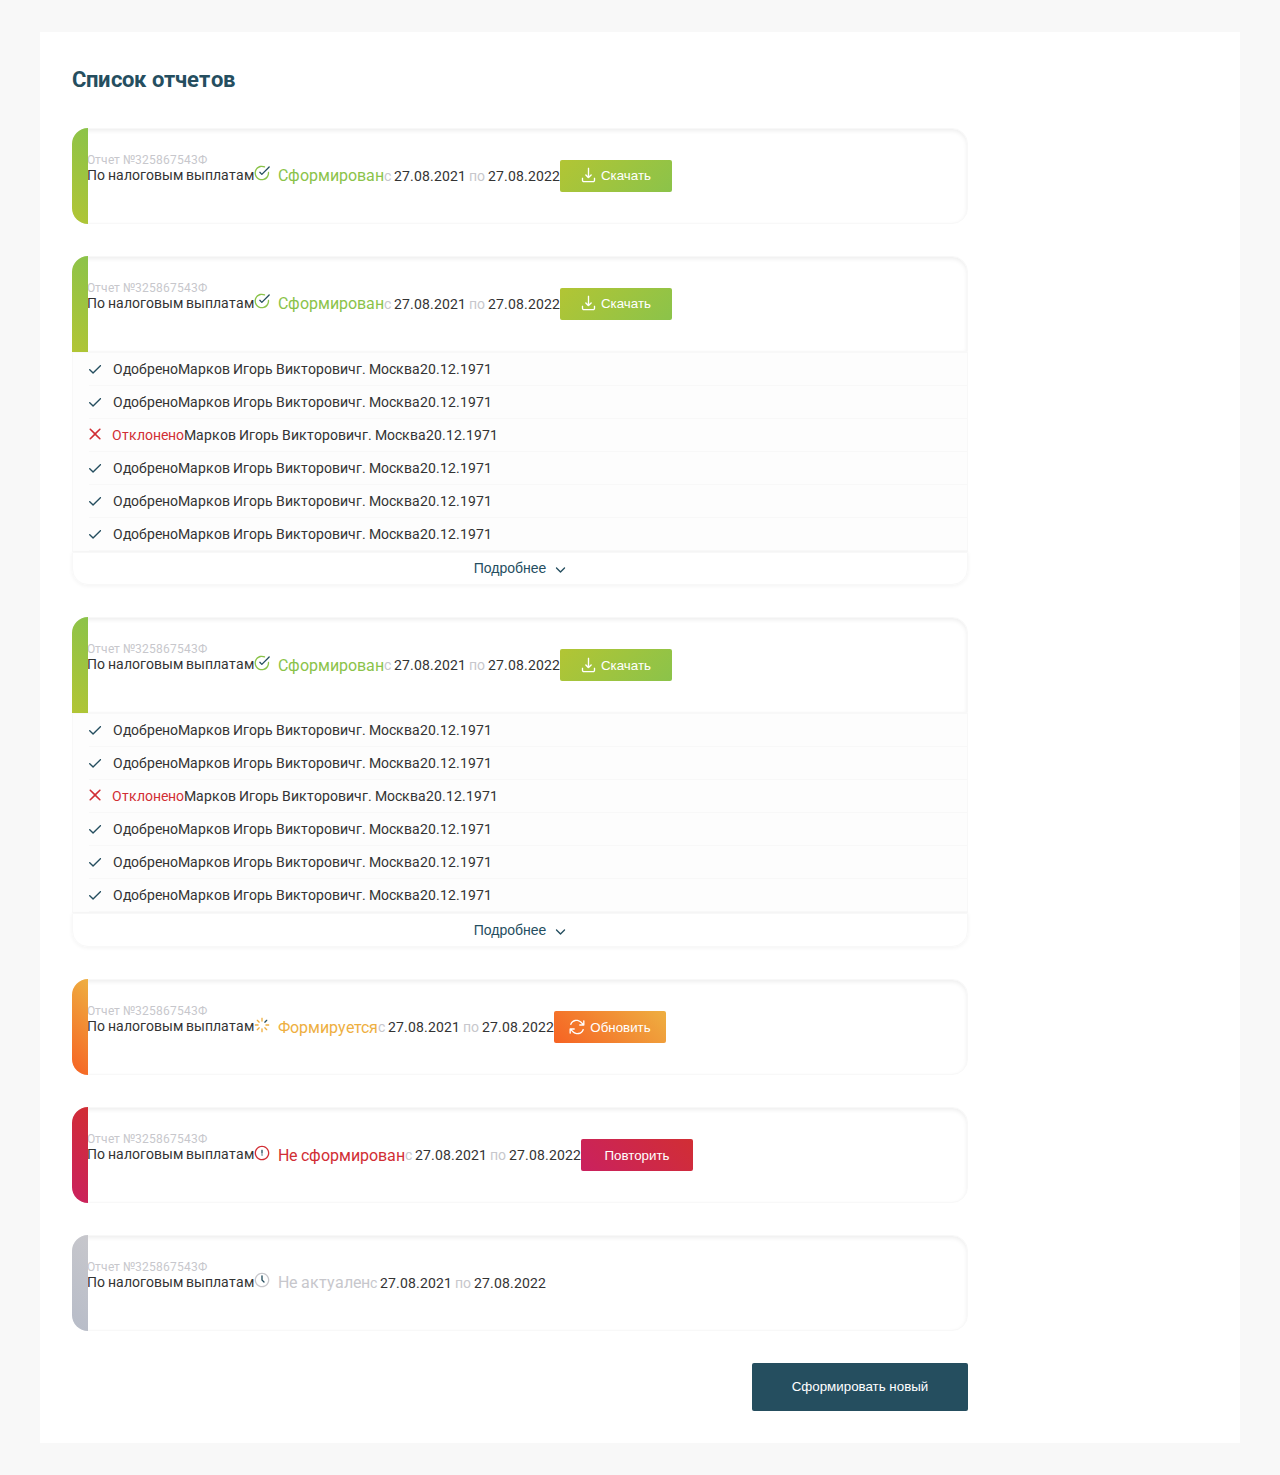
<file: ofd.html>
<!DOCTYPE html>
<html lang="en">
<head>
    <meta charset="UTF-8">
    <meta name="viewport" content="width=device-width, initial-scale=1.0">
    <meta http-equiv="X-UA-Compatible" content="ie=edge">
    <title>test</title>

    <!--Style css-->
    <link rel="preconnect" href="https://fonts.googleapis.com">
    <link rel="preconnect" href="https://fonts.gstatic.com" crossorigin>
    <link href="https://fonts.googleapis.com/css2?family=Roboto&display=swap" rel="stylesheet">
    <link rel="stylesheet" href="https://cdn.jsdelivr.net/npm/bootstrap@4.5.3/dist/css/bootstrap.min.css" integrity="sha384-TX8t27EcRE3e/ihU7zmQxVncDAy5uIKz4rEkgIXeMed4M0jlfIDPvg6uqKI2xXr2" crossorigin="anonymous">
    <link rel="stylesheet" href="css/ofd.css">

    <!--Style for mobiles and tablets-->
    <!-- CSS only -->
    

</head>
<body>
    <div class="main-wrapper">
        <section class="report" id="accordion">
            <div class="container">
                <h2 class="report__title">Список отчетов</h2>
                    <div class="report__card-wrap report__card-wrap--success">
                        <div class="report__card ">
                            <div class="col-md-3 col-sm-12 report__type">
                                <span class="report__num">Отчет №325867543Ф</span>
                                <div class="report__name">По налоговым выплатам</div>
                            </div>
                            <div class="col-md-3 col-sm-12 report__status report__status--success">
                                <div><svg class="report__icon-check-2" width="16" height="16" viewBox="0 0 16 16" fill="none" xmlns="http://www.w3.org/2000/svg">
                                        <path fill-rule="evenodd" clip-rule="evenodd" d="M13.8333 7.38401V8.00401C13.8326 9.29786 13.4136 10.5568 12.6389 11.5931C11.8642 12.6294 10.7753 13.3875 9.53455 13.7543C8.29379 14.1212 6.96769 14.0771 5.75402 13.6288C4.54034 13.1804 3.50413 12.3517 2.79991 11.2662C2.09569 10.1808 1.76121 8.89685 1.84634 7.6058C1.93147 6.31475 2.43166 5.0858 3.2723 4.10225C4.11295 3.1187 5.24901 2.43324 6.51105 2.1481C7.77309 1.86295 9.0935 1.99341 10.2753 2.52001C10.4369 2.59197 10.6203 2.59682 10.7854 2.5335C10.9505 2.47017 11.0837 2.34386 11.1557 2.18234C11.2276 2.02083 11.2325 1.83734 11.1692 1.67224C11.1058 1.50715 10.9795 1.37397 10.818 1.30201C9.37353 0.658389 7.7597 0.498943 6.21721 0.847449C4.67471 1.19596 3.28619 2.03374 2.25874 3.23586C1.23129 4.43798 0.619946 5.94002 0.515896 7.51797C0.411847 9.09592 0.820662 10.6652 1.68137 11.9919C2.54208 13.3185 3.80857 14.3313 5.29195 14.8794C6.77532 15.4274 8.39612 15.4812 9.9126 15.0329C11.4291 14.5845 12.76 13.6579 13.7068 12.3913C14.6537 11.1248 15.1658 9.58605 15.1667 8.00468V7.38468C15.1667 7.20786 15.0964 7.0383 14.9714 6.91327C14.8464 6.78825 14.6768 6.71801 14.5 6.71801C14.3232 6.71801 14.1536 6.78825 14.0286 6.91327C13.9036 7.0383 13.8333 7.20786 13.8333 7.38468V7.38401Z" fill="#8BC34A"/>
                                        <path fill-rule="evenodd" clip-rule="evenodd" d="M7.83334 8.39467L6.30467 6.86667C6.24317 6.80299 6.16961 6.7522 6.08827 6.71727C6.00694 6.68233 5.91946 6.66394 5.83094 6.66317C5.74242 6.6624 5.65463 6.67926 5.5727 6.71279C5.49077 6.74631 5.41633 6.79581 5.35374 6.8584C5.29114 6.921 5.24164 6.99543 5.20812 7.07736C5.1746 7.15929 5.15773 7.24708 5.1585 7.3356C5.15927 7.42412 5.17766 7.5116 5.2126 7.59294C5.24754 7.67427 5.29833 7.74783 5.362 7.80933L7.362 9.80933C7.48702 9.93431 7.65656 10.0045 7.83334 10.0045C8.01011 10.0045 8.17965 9.93431 8.30467 9.80933L15.638 2.476C15.7594 2.35026 15.8266 2.18186 15.8251 2.00707C15.8236 1.83227 15.7535 1.66506 15.6299 1.54145C15.5063 1.41785 15.3391 1.34774 15.1643 1.34622C14.9895 1.3447 14.8211 1.41189 14.6953 1.53333L7.83334 8.39467Z" fill="#254E5F"/>
                                    </svg>Сформирован</div>
                            </div>
                            <div class="col-md-4 col-sm-12 report__date">
                                <div class="report__time"><span>с</span> 27.08.2021 <span>по</span> 27.08.2022</div>
                            </div>
                            <div class="col-md-2 col-sm-12 report__btn-area">
                                <button class="report__btn report__btn--success">
                                    <svg width="15" height="16" class="report__icon-download" viewBox="0 0 15 16" fill="none" xmlns="http://www.w3.org/2000/svg">
                                    <path fill-rule="evenodd" clip-rule="evenodd" d="M7.01599 11.1253L4.36199 8.47133C4.23698 8.34624 4.16679 8.17661 4.16685 7.99976C4.16692 7.82291 4.23723 7.65334 4.36232 7.52833C4.48742 7.40332 4.65705 7.33313 4.83389 7.3332C5.01074 7.33326 5.18032 7.40357 5.30532 7.52866L6.83332 9.05733V1.33333C6.83332 1.15652 6.90356 0.986951 7.02859 0.861926C7.15361 0.736902 7.32318 0.666664 7.49999 0.666664C7.6768 0.666664 7.84637 0.736902 7.97139 0.861926C8.09642 0.986951 8.16666 1.15652 8.16666 1.33333V9.05733L9.69466 7.52866C9.81966 7.40357 9.98924 7.33326 10.1661 7.3332C10.3429 7.33313 10.5126 7.40332 10.6377 7.52833C10.7628 7.65334 10.8331 7.82291 10.8331 7.99976C10.8332 8.17661 10.763 8.34624 10.638 8.47133L7.98466 11.124C7.92234 11.19 7.84722 11.2425 7.76388 11.2785C7.68054 11.3144 7.59074 11.3329 7.49999 11.3329C7.40924 11.3329 7.31944 11.3144 7.2361 11.2785C7.15276 11.2425 7.07764 11.19 7.01532 11.124L7.01599 11.1253Z" fill="white"/>
                                    <path fill-rule="evenodd" clip-rule="evenodd" d="M0.833328 11.3333V13.3333C0.833328 13.8638 1.04404 14.3725 1.41911 14.7475C1.79419 15.1226 2.3029 15.3333 2.83333 15.3333H12.1667C12.6971 15.3333 13.2058 15.1226 13.5809 14.7475C13.9559 14.3725 14.1667 13.8638 14.1667 13.3333V11.3333C14.1667 11.1565 14.0964 10.9869 13.9714 10.8619C13.8464 10.7369 13.6768 10.6667 13.5 10.6667C13.3232 10.6667 13.1536 10.7369 13.0286 10.8619C12.9036 10.9869 12.8333 11.1565 12.8333 11.3333V13.3333C12.8333 13.5101 12.7631 13.6797 12.6381 13.8047C12.513 13.9298 12.3435 14 12.1667 14H2.83333C2.65652 14 2.48695 13.9298 2.36192 13.8047C2.2369 13.6797 2.16666 13.5101 2.16666 13.3333V11.3333C2.16666 11.1565 2.09642 10.9869 1.9714 10.8619C1.84638 10.7369 1.67681 10.6667 1.49999 10.6667C1.32318 10.6667 1.15361 10.7369 1.02859 10.8619C0.903566 10.9869 0.833328 11.1565 0.833328 11.3333Z" fill="white"/>
                                </svg>
                                Скачать</button>
                            </div>
                        </div>
                    </div>
                    


                    <div class="report__card-wrap report__card-wrap--collapse">
                        <div class="report__card report__card--collapse">
                            <div class="col-md-3 col-sm-12 report__type">
                                <span class="report__num">Отчет №325867543Ф</span>
                                <div class="report__name">По налоговым выплатам</div>
                            </div>
                            <div class="col-md-3 col-sm-12 report__status report__status--success">
                                <div><svg class="report__icon-check-2" width="16" height="16" viewBox="0 0 16 16" fill="none" xmlns="http://www.w3.org/2000/svg">
                                        <path fill-rule="evenodd" clip-rule="evenodd" d="M13.8333 7.38401V8.00401C13.8326 9.29786 13.4136 10.5568 12.6389 11.5931C11.8642 12.6294 10.7753 13.3875 9.53455 13.7543C8.29379 14.1212 6.96769 14.0771 5.75402 13.6288C4.54034 13.1804 3.50413 12.3517 2.79991 11.2662C2.09569 10.1808 1.76121 8.89685 1.84634 7.6058C1.93147 6.31475 2.43166 5.0858 3.2723 4.10225C4.11295 3.1187 5.24901 2.43324 6.51105 2.1481C7.77309 1.86295 9.0935 1.99341 10.2753 2.52001C10.4369 2.59197 10.6203 2.59682 10.7854 2.5335C10.9505 2.47017 11.0837 2.34386 11.1557 2.18234C11.2276 2.02083 11.2325 1.83734 11.1692 1.67224C11.1058 1.50715 10.9795 1.37397 10.818 1.30201C9.37353 0.658389 7.7597 0.498943 6.21721 0.847449C4.67471 1.19596 3.28619 2.03374 2.25874 3.23586C1.23129 4.43798 0.619946 5.94002 0.515896 7.51797C0.411847 9.09592 0.820662 10.6652 1.68137 11.9919C2.54208 13.3185 3.80857 14.3313 5.29195 14.8794C6.77532 15.4274 8.39612 15.4812 9.9126 15.0329C11.4291 14.5845 12.76 13.6579 13.7068 12.3913C14.6537 11.1248 15.1658 9.58605 15.1667 8.00468V7.38468C15.1667 7.20786 15.0964 7.0383 14.9714 6.91327C14.8464 6.78825 14.6768 6.71801 14.5 6.71801C14.3232 6.71801 14.1536 6.78825 14.0286 6.91327C13.9036 7.0383 13.8333 7.20786 13.8333 7.38468V7.38401Z" fill="#8BC34A"/>
                                        <path fill-rule="evenodd" clip-rule="evenodd" d="M7.83334 8.39467L6.30467 6.86667C6.24317 6.80299 6.16961 6.7522 6.08827 6.71727C6.00694 6.68233 5.91946 6.66394 5.83094 6.66317C5.74242 6.6624 5.65463 6.67926 5.5727 6.71279C5.49077 6.74631 5.41633 6.79581 5.35374 6.8584C5.29114 6.921 5.24164 6.99543 5.20812 7.07736C5.1746 7.15929 5.15773 7.24708 5.1585 7.3356C5.15927 7.42412 5.17766 7.5116 5.2126 7.59294C5.24754 7.67427 5.29833 7.74783 5.362 7.80933L7.362 9.80933C7.48702 9.93431 7.65656 10.0045 7.83334 10.0045C8.01011 10.0045 8.17965 9.93431 8.30467 9.80933L15.638 2.476C15.7594 2.35026 15.8266 2.18186 15.8251 2.00707C15.8236 1.83227 15.7535 1.66506 15.6299 1.54145C15.5063 1.41785 15.3391 1.34774 15.1643 1.34622C14.9895 1.3447 14.8211 1.41189 14.6953 1.53333L7.83334 8.39467Z" fill="#254E5F"/>
                                    </svg>Сформирован</div>
                            </div>
                            <div class="col-md-4 col-sm-12 report__date">
                                <div class="report__time"><span>с</span> 27.08.2021 <span>по</span> 27.08.2022</div>
                            </div>
                            <div class="col-md-2 col-sm-12 report__btn-area">
                                <button class="report__btn report__btn--success">
                                    <svg width="15" height="16" class="report__icon-download" viewBox="0 0 15 16" fill="none" xmlns="http://www.w3.org/2000/svg">
                                    <path fill-rule="evenodd" clip-rule="evenodd" d="M7.01599 11.1253L4.36199 8.47133C4.23698 8.34624 4.16679 8.17661 4.16685 7.99976C4.16692 7.82291 4.23723 7.65334 4.36232 7.52833C4.48742 7.40332 4.65705 7.33313 4.83389 7.3332C5.01074 7.33326 5.18032 7.40357 5.30532 7.52866L6.83332 9.05733V1.33333C6.83332 1.15652 6.90356 0.986951 7.02859 0.861926C7.15361 0.736902 7.32318 0.666664 7.49999 0.666664C7.6768 0.666664 7.84637 0.736902 7.97139 0.861926C8.09642 0.986951 8.16666 1.15652 8.16666 1.33333V9.05733L9.69466 7.52866C9.81966 7.40357 9.98924 7.33326 10.1661 7.3332C10.3429 7.33313 10.5126 7.40332 10.6377 7.52833C10.7628 7.65334 10.8331 7.82291 10.8331 7.99976C10.8332 8.17661 10.763 8.34624 10.638 8.47133L7.98466 11.124C7.92234 11.19 7.84722 11.2425 7.76388 11.2785C7.68054 11.3144 7.59074 11.3329 7.49999 11.3329C7.40924 11.3329 7.31944 11.3144 7.2361 11.2785C7.15276 11.2425 7.07764 11.19 7.01532 11.124L7.01599 11.1253Z" fill="white"/>
                                    <path fill-rule="evenodd" clip-rule="evenodd" d="M0.833328 11.3333V13.3333C0.833328 13.8638 1.04404 14.3725 1.41911 14.7475C1.79419 15.1226 2.3029 15.3333 2.83333 15.3333H12.1667C12.6971 15.3333 13.2058 15.1226 13.5809 14.7475C13.9559 14.3725 14.1667 13.8638 14.1667 13.3333V11.3333C14.1667 11.1565 14.0964 10.9869 13.9714 10.8619C13.8464 10.7369 13.6768 10.6667 13.5 10.6667C13.3232 10.6667 13.1536 10.7369 13.0286 10.8619C12.9036 10.9869 12.8333 11.1565 12.8333 11.3333V13.3333C12.8333 13.5101 12.7631 13.6797 12.6381 13.8047C12.513 13.9298 12.3435 14 12.1667 14H2.83333C2.65652 14 2.48695 13.9298 2.36192 13.8047C2.2369 13.6797 2.16666 13.5101 2.16666 13.3333V11.3333C2.16666 11.1565 2.09642 10.9869 1.9714 10.8619C1.84638 10.7369 1.67681 10.6667 1.49999 10.6667C1.32318 10.6667 1.15361 10.7369 1.02859 10.8619C0.903566 10.9869 0.833328 11.1565 0.833328 11.3333Z" fill="white"/>
                                </svg>
                                Скачать</button>
                            </div>
                        </div>
                        <div>
                        <div class="report__card-collapse">
                            <div id="collapseOne" class="collapse" aria-labelledby="headingOne" data-parent="#accordion">
                                <div class="card-body">
                                    <div class="report__table">
                                        <div class="report__row">
                                            <div class="col-md-2 col-sm-12">
                                                <div class="">
                                                    <svg class="report__icon-check" width="13" height="10" viewBox="0 0 13 10" fill="none" xmlns="http://www.w3.org/2000/svg">
                                                        <path d="M1.19807 5.19533C1.13657 5.13166 1.06301 5.08087 0.981675 5.04593C0.900339 5.01099 0.812859 4.9926 0.72434 4.99183C0.63582 4.99106 0.548034 5.00793 0.466103 5.04145C0.384172 5.07497 0.309737 5.12447 0.247142 5.18707C0.184547 5.24966 0.135045 5.3241 0.101524 5.40603C0.0680037 5.48796 0.0511358 5.57575 0.0519051 5.66427C0.0526743 5.75278 0.0710651 5.84026 0.106004 5.9216C0.140944 6.00294 0.191732 6.0765 0.255405 6.138L3.58874 9.47133C3.71376 9.59631 3.8833 9.66652 4.06007 9.66652C4.23685 9.66652 4.40639 9.59631 4.53141 9.47133L11.8647 2.138C11.9284 2.0765 11.9792 2.00294 12.0141 1.9216C12.0491 1.84027 12.0675 1.75279 12.0682 1.66427C12.069 1.57575 12.0521 1.48796 12.0186 1.40603C11.9851 1.3241 11.9356 1.24966 11.873 1.18707C11.8104 1.12447 11.736 1.07497 11.654 1.04145C11.5721 1.00793 11.4843 0.991062 11.3958 0.991831C11.3073 0.9926 11.2198 1.01099 11.1385 1.04593C11.0571 1.08087 10.9836 1.13166 10.9221 1.19533L4.06007 8.05733L1.19807 5.19533Z" fill="#254E5F"/>
                                                    </svg>
                                                    Одобрено
                                                </div>
                                            </div>
                                            <div class="col-md-4 col-sm-12">
                                                <div class="">Марков Игорь Викторович</div>
                                            </div>
                                            <div class="col-md-4 col-sm-12">
                                                <div class="">г. Москва</div>
                                            </div>
                                            <div class="col-md-2 col-sm-12 report__dob">
                                                20.12.1971
                                            </div>
                                        </div>
                                        <div class="report__row">
                                            <div class="col-md-2">
                                                <div class="">
                                                    <svg class="report__icon-check" width="13" height="10" viewBox="0 0 13 10" fill="none" xmlns="http://www.w3.org/2000/svg">
                                                        <path d="M1.19807 5.19533C1.13657 5.13166 1.06301 5.08087 0.981675 5.04593C0.900339 5.01099 0.812859 4.9926 0.72434 4.99183C0.63582 4.99106 0.548034 5.00793 0.466103 5.04145C0.384172 5.07497 0.309737 5.12447 0.247142 5.18707C0.184547 5.24966 0.135045 5.3241 0.101524 5.40603C0.0680037 5.48796 0.0511358 5.57575 0.0519051 5.66427C0.0526743 5.75278 0.0710651 5.84026 0.106004 5.9216C0.140944 6.00294 0.191732 6.0765 0.255405 6.138L3.58874 9.47133C3.71376 9.59631 3.8833 9.66652 4.06007 9.66652C4.23685 9.66652 4.40639 9.59631 4.53141 9.47133L11.8647 2.138C11.9284 2.0765 11.9792 2.00294 12.0141 1.9216C12.0491 1.84027 12.0675 1.75279 12.0682 1.66427C12.069 1.57575 12.0521 1.48796 12.0186 1.40603C11.9851 1.3241 11.9356 1.24966 11.873 1.18707C11.8104 1.12447 11.736 1.07497 11.654 1.04145C11.5721 1.00793 11.4843 0.991062 11.3958 0.991831C11.3073 0.9926 11.2198 1.01099 11.1385 1.04593C11.0571 1.08087 10.9836 1.13166 10.9221 1.19533L4.06007 8.05733L1.19807 5.19533Z" fill="#254E5F"/>
                                                    </svg>
                                                    Одобрено
                                                </div>
                                            </div>
                                            <div class="col-md-4">
                                                <div class="report__username">Марков Игорь Викторович</div>
                                            </div>
                                            <div class="col-md-4">
                                                <div class="report__city">г. Москва</div>
                                            </div>
                                            <div class="col-md-2 report__dob">
                                                <div>20.12.1971</div>
                                            </div>
                                        </div>
                                        <div class="report__row">
                                            <div class="col-md-2">
                                                <div class="report__decision report__decision--cancel">
                                                    <svg class="report__icon-check" width="12" height="12" viewBox="0 0 10 10" fill="none" xmlns="http://www.w3.org/2000/svg">
                                                        <path d="M6.00272 5L9.53139 8.52867C9.65283 8.6544 9.72002 8.8228 9.7185 8.9976C9.71698 9.1724 9.64687 9.33961 9.52326 9.46321C9.39966 9.58682 9.23245 9.65693 9.05765 9.65845C8.88286 9.65997 8.71445 9.59277 8.58872 9.47134L5.06005 5.94267L1.53138 9.47134C1.46989 9.53501 1.39632 9.5858 1.31499 9.62074C1.23365 9.65567 1.14617 9.67407 1.05765 9.67484C0.969133 9.6756 0.881347 9.65874 0.799416 9.62522C0.717485 9.5917 0.64305 9.54219 0.580455 9.4796C0.51786 9.417 0.468358 9.34257 0.434837 9.26064C0.401316 9.17871 0.384449 9.09092 0.385218 9.0024C0.385987 8.91388 0.404378 8.8264 0.439317 8.74507C0.474257 8.66373 0.525045 8.59017 0.588719 8.52867L4.11739 5L0.588719 1.47133C0.46728 1.3456 0.400083 1.1772 0.401602 1.0024C0.403121 0.827602 0.473234 0.660394 0.596839 0.536788C0.720445 0.413183 0.887653 0.34307 1.06245 0.341551C1.23725 0.340032 1.40565 0.407229 1.53138 0.528668L5.06005 4.05733L8.58872 0.528668C8.71445 0.407229 8.88286 0.340032 9.05765 0.341551C9.23245 0.34307 9.39966 0.413183 9.52326 0.536788C9.64687 0.660394 9.71698 0.827602 9.7185 1.0024C9.72002 1.1772 9.65283 1.3456 9.53139 1.47133L6.00272 5Z" fill="#D12E34"/>
                                                    </svg>
                                                    Отклонено
                                                </div>
                                            </div>
                                            <div class="col-md-4">
                                                <div class="">Марков Игорь Викторович</div>
                                            </div>
                                            <div class="col-md-4">
                                                <div class="">г. Москва</div>
                                            </div>
                                            <div class="col-md-2 report__dob">
                                                <div class="">20.12.1971</div>
                                            </div>
                                        </div>
                                        <div class="report__row">
                                            <div class="col-md-2">
                                                <div class="">
                                                    <svg class="report__icon-check" width="13" height="10" viewBox="0 0 13 10" fill="none" xmlns="http://www.w3.org/2000/svg">
                                                        <path d="M1.19807 5.19533C1.13657 5.13166 1.06301 5.08087 0.981675 5.04593C0.900339 5.01099 0.812859 4.9926 0.72434 4.99183C0.63582 4.99106 0.548034 5.00793 0.466103 5.04145C0.384172 5.07497 0.309737 5.12447 0.247142 5.18707C0.184547 5.24966 0.135045 5.3241 0.101524 5.40603C0.0680037 5.48796 0.0511358 5.57575 0.0519051 5.66427C0.0526743 5.75278 0.0710651 5.84026 0.106004 5.9216C0.140944 6.00294 0.191732 6.0765 0.255405 6.138L3.58874 9.47133C3.71376 9.59631 3.8833 9.66652 4.06007 9.66652C4.23685 9.66652 4.40639 9.59631 4.53141 9.47133L11.8647 2.138C11.9284 2.0765 11.9792 2.00294 12.0141 1.9216C12.0491 1.84027 12.0675 1.75279 12.0682 1.66427C12.069 1.57575 12.0521 1.48796 12.0186 1.40603C11.9851 1.3241 11.9356 1.24966 11.873 1.18707C11.8104 1.12447 11.736 1.07497 11.654 1.04145C11.5721 1.00793 11.4843 0.991062 11.3958 0.991831C11.3073 0.9926 11.2198 1.01099 11.1385 1.04593C11.0571 1.08087 10.9836 1.13166 10.9221 1.19533L4.06007 8.05733L1.19807 5.19533Z" fill="#254E5F"/>
                                                    </svg>
                                                    Одобрено
                                                </div>
                                            </div>
                                            <div class="col-md-4">
                                                <div class="">Марков Игорь Викторович</div>
                                            </div>
                                            <div class="col-md-4">
                                                <div class="">г. Москва</div>
                                            </div>
                                            <div class="col-md-2 report__dob">
                                                <div class="">20.12.1971</div>
                                            </div>
                                        </div>
                                        <div class="report__row">
                                            <div class="col-md-2">
                                                <div class="">
                                                    <svg class="report__icon-check" width="13" height="10" viewBox="0 0 13 10" fill="none" xmlns="http://www.w3.org/2000/svg">
                                                        <path d="M1.19807 5.19533C1.13657 5.13166 1.06301 5.08087 0.981675 5.04593C0.900339 5.01099 0.812859 4.9926 0.72434 4.99183C0.63582 4.99106 0.548034 5.00793 0.466103 5.04145C0.384172 5.07497 0.309737 5.12447 0.247142 5.18707C0.184547 5.24966 0.135045 5.3241 0.101524 5.40603C0.0680037 5.48796 0.0511358 5.57575 0.0519051 5.66427C0.0526743 5.75278 0.0710651 5.84026 0.106004 5.9216C0.140944 6.00294 0.191732 6.0765 0.255405 6.138L3.58874 9.47133C3.71376 9.59631 3.8833 9.66652 4.06007 9.66652C4.23685 9.66652 4.40639 9.59631 4.53141 9.47133L11.8647 2.138C11.9284 2.0765 11.9792 2.00294 12.0141 1.9216C12.0491 1.84027 12.0675 1.75279 12.0682 1.66427C12.069 1.57575 12.0521 1.48796 12.0186 1.40603C11.9851 1.3241 11.9356 1.24966 11.873 1.18707C11.8104 1.12447 11.736 1.07497 11.654 1.04145C11.5721 1.00793 11.4843 0.991062 11.3958 0.991831C11.3073 0.9926 11.2198 1.01099 11.1385 1.04593C11.0571 1.08087 10.9836 1.13166 10.9221 1.19533L4.06007 8.05733L1.19807 5.19533Z" fill="#254E5F"/>
                                                    </svg>
                                                    Одобрено
                                                </div>
                                            </div>
                                            <div class="col-md-4">
                                                <div class="">Марков Игорь Викторович</div>
                                            </div>
                                            <div class="col-md-4">
                                                <div class="">г. Москва</div>
                                            </div>
                                            <div class="col-md-2 report__dob">
                                                <div class="">20.12.1971</div>
                                            </div>
                                        </div>
                                        <div class="report__row">
                                            <div class="col-md-2">
                                                <div class="">
                                                    <svg class="report__icon-check" width="13" height="10" viewBox="0 0 13 10" fill="none" xmlns="http://www.w3.org/2000/svg">
                                                        <path d="M1.19807 5.19533C1.13657 5.13166 1.06301 5.08087 0.981675 5.04593C0.900339 5.01099 0.812859 4.9926 0.72434 4.99183C0.63582 4.99106 0.548034 5.00793 0.466103 5.04145C0.384172 5.07497 0.309737 5.12447 0.247142 5.18707C0.184547 5.24966 0.135045 5.3241 0.101524 5.40603C0.0680037 5.48796 0.0511358 5.57575 0.0519051 5.66427C0.0526743 5.75278 0.0710651 5.84026 0.106004 5.9216C0.140944 6.00294 0.191732 6.0765 0.255405 6.138L3.58874 9.47133C3.71376 9.59631 3.8833 9.66652 4.06007 9.66652C4.23685 9.66652 4.40639 9.59631 4.53141 9.47133L11.8647 2.138C11.9284 2.0765 11.9792 2.00294 12.0141 1.9216C12.0491 1.84027 12.0675 1.75279 12.0682 1.66427C12.069 1.57575 12.0521 1.48796 12.0186 1.40603C11.9851 1.3241 11.9356 1.24966 11.873 1.18707C11.8104 1.12447 11.736 1.07497 11.654 1.04145C11.5721 1.00793 11.4843 0.991062 11.3958 0.991831C11.3073 0.9926 11.2198 1.01099 11.1385 1.04593C11.0571 1.08087 10.9836 1.13166 10.9221 1.19533L4.06007 8.05733L1.19807 5.19533Z" fill="#254E5F"/>
                                                    </svg>
                                                    Одобрено
                                                </div>
                                            </div>
                                            <div class="col-md-4">
                                                <div class="">Марков Игорь Викторович</div>
                                            </div>
                                            <div class="col-md-4">
                                                <div class="">г. Москва</div>
                                            </div>
                                            <div class="col-md-2 report__dob">
                                                <div class="">20.12.1971</div>
                                            </div>
                                        </div>
                                        

                                    </div>
                                </div>
                            </div>
                            <div class="report__card-header" id="headingOne">
                                    <button class="report__collapse-btn" data-toggle="collapse" data-target="#collapseOne" aria-expanded="true" aria-controls="collapseOne">
                                     <span>Подробнее</span> <svg class="report__svg-btn" width="11" height="6" viewBox="0 0 11 6" fill="none" xmlns="http://www.w3.org/2000/svg">
                                                <path d="M5.5 4.05733L1.97134 0.52866C1.8456 0.407221 1.6772 0.340025 1.5024 0.341544C1.32761 0.343063 1.1604 0.413175 1.03679 0.536781C0.913187 0.660386 0.843074 0.827595 0.841555 1.00239C0.840036 1.17719 0.907233 1.34559 1.02867 1.47133L5.02867 5.47133C5.15369 5.59631 5.32323 5.66652 5.5 5.66652C5.67678 5.66652 5.84632 5.59631 5.97134 5.47133L9.97134 1.47133C10.035 1.40983 10.0858 1.33627 10.1207 1.25493C10.1557 1.17359 10.1741 1.08611 10.1748 0.997594C10.1756 0.909074 10.1587 0.821288 10.1252 0.739357C10.0917 0.657426 10.0422 0.582992 9.9796 0.520397C9.91701 0.457801 9.84257 0.408299 9.76064 0.374779C9.67871 0.341258 9.59092 0.32439 9.50241 0.325159C9.41389 0.325929 9.32641 0.344319 9.24507 0.379259C9.16373 0.414198 9.09017 0.464986 9.02867 0.52866L5.5 4.05733Z" fill="#254E5F"/>
                                              </svg>

                                    </button>
                            </div>
                        </div>
                    </div>
                    
                    </div>

                    <div class="report__card-wrap report__card-wrap--collapse">
                        <div class="report__card report__card--collapse">
                            <div class="col-md-3 report__type">
                                <span class="report__num">Отчет №325867543Ф</span>
                                <div class="report__name">По налоговым выплатам</div>
                            </div>
                            <div class="col-md-3 report__status report__status--success">
                                <div><svg class="report__icon-check-2" width="16" height="16" viewBox="0 0 16 16" fill="none" xmlns="http://www.w3.org/2000/svg">
                                        <path fill-rule="evenodd" clip-rule="evenodd" d="M13.8333 7.38401V8.00401C13.8326 9.29786 13.4136 10.5568 12.6389 11.5931C11.8642 12.6294 10.7753 13.3875 9.53455 13.7543C8.29379 14.1212 6.96769 14.0771 5.75402 13.6288C4.54034 13.1804 3.50413 12.3517 2.79991 11.2662C2.09569 10.1808 1.76121 8.89685 1.84634 7.6058C1.93147 6.31475 2.43166 5.0858 3.2723 4.10225C4.11295 3.1187 5.24901 2.43324 6.51105 2.1481C7.77309 1.86295 9.0935 1.99341 10.2753 2.52001C10.4369 2.59197 10.6203 2.59682 10.7854 2.5335C10.9505 2.47017 11.0837 2.34386 11.1557 2.18234C11.2276 2.02083 11.2325 1.83734 11.1692 1.67224C11.1058 1.50715 10.9795 1.37397 10.818 1.30201C9.37353 0.658389 7.7597 0.498943 6.21721 0.847449C4.67471 1.19596 3.28619 2.03374 2.25874 3.23586C1.23129 4.43798 0.619946 5.94002 0.515896 7.51797C0.411847 9.09592 0.820662 10.6652 1.68137 11.9919C2.54208 13.3185 3.80857 14.3313 5.29195 14.8794C6.77532 15.4274 8.39612 15.4812 9.9126 15.0329C11.4291 14.5845 12.76 13.6579 13.7068 12.3913C14.6537 11.1248 15.1658 9.58605 15.1667 8.00468V7.38468C15.1667 7.20786 15.0964 7.0383 14.9714 6.91327C14.8464 6.78825 14.6768 6.71801 14.5 6.71801C14.3232 6.71801 14.1536 6.78825 14.0286 6.91327C13.9036 7.0383 13.8333 7.20786 13.8333 7.38468V7.38401Z" fill="#8BC34A"/>
                                        <path fill-rule="evenodd" clip-rule="evenodd" d="M7.83334 8.39467L6.30467 6.86667C6.24317 6.80299 6.16961 6.7522 6.08827 6.71727C6.00694 6.68233 5.91946 6.66394 5.83094 6.66317C5.74242 6.6624 5.65463 6.67926 5.5727 6.71279C5.49077 6.74631 5.41633 6.79581 5.35374 6.8584C5.29114 6.921 5.24164 6.99543 5.20812 7.07736C5.1746 7.15929 5.15773 7.24708 5.1585 7.3356C5.15927 7.42412 5.17766 7.5116 5.2126 7.59294C5.24754 7.67427 5.29833 7.74783 5.362 7.80933L7.362 9.80933C7.48702 9.93431 7.65656 10.0045 7.83334 10.0045C8.01011 10.0045 8.17965 9.93431 8.30467 9.80933L15.638 2.476C15.7594 2.35026 15.8266 2.18186 15.8251 2.00707C15.8236 1.83227 15.7535 1.66506 15.6299 1.54145C15.5063 1.41785 15.3391 1.34774 15.1643 1.34622C14.9895 1.3447 14.8211 1.41189 14.6953 1.53333L7.83334 8.39467Z" fill="#254E5F"/>
                                    </svg>Сформирован</div>
                            </div>
                            <div class="col-md-4 report__date">
                                <div class="report__time"><span>с</span> 27.08.2021 <span>по</span> 27.08.2022</div>
                            </div>
                            <div class="col-md-2 report__btn-area">
                                <button class="report__btn report__btn--success">
                                    <svg width="15" height="16" class="report__icon-download" viewBox="0 0 15 16" fill="none" xmlns="http://www.w3.org/2000/svg">
                                    <path fill-rule="evenodd" clip-rule="evenodd" d="M7.01599 11.1253L4.36199 8.47133C4.23698 8.34624 4.16679 8.17661 4.16685 7.99976C4.16692 7.82291 4.23723 7.65334 4.36232 7.52833C4.48742 7.40332 4.65705 7.33313 4.83389 7.3332C5.01074 7.33326 5.18032 7.40357 5.30532 7.52866L6.83332 9.05733V1.33333C6.83332 1.15652 6.90356 0.986951 7.02859 0.861926C7.15361 0.736902 7.32318 0.666664 7.49999 0.666664C7.6768 0.666664 7.84637 0.736902 7.97139 0.861926C8.09642 0.986951 8.16666 1.15652 8.16666 1.33333V9.05733L9.69466 7.52866C9.81966 7.40357 9.98924 7.33326 10.1661 7.3332C10.3429 7.33313 10.5126 7.40332 10.6377 7.52833C10.7628 7.65334 10.8331 7.82291 10.8331 7.99976C10.8332 8.17661 10.763 8.34624 10.638 8.47133L7.98466 11.124C7.92234 11.19 7.84722 11.2425 7.76388 11.2785C7.68054 11.3144 7.59074 11.3329 7.49999 11.3329C7.40924 11.3329 7.31944 11.3144 7.2361 11.2785C7.15276 11.2425 7.07764 11.19 7.01532 11.124L7.01599 11.1253Z" fill="white"/>
                                    <path fill-rule="evenodd" clip-rule="evenodd" d="M0.833328 11.3333V13.3333C0.833328 13.8638 1.04404 14.3725 1.41911 14.7475C1.79419 15.1226 2.3029 15.3333 2.83333 15.3333H12.1667C12.6971 15.3333 13.2058 15.1226 13.5809 14.7475C13.9559 14.3725 14.1667 13.8638 14.1667 13.3333V11.3333C14.1667 11.1565 14.0964 10.9869 13.9714 10.8619C13.8464 10.7369 13.6768 10.6667 13.5 10.6667C13.3232 10.6667 13.1536 10.7369 13.0286 10.8619C12.9036 10.9869 12.8333 11.1565 12.8333 11.3333V13.3333C12.8333 13.5101 12.7631 13.6797 12.6381 13.8047C12.513 13.9298 12.3435 14 12.1667 14H2.83333C2.65652 14 2.48695 13.9298 2.36192 13.8047C2.2369 13.6797 2.16666 13.5101 2.16666 13.3333V11.3333C2.16666 11.1565 2.09642 10.9869 1.9714 10.8619C1.84638 10.7369 1.67681 10.6667 1.49999 10.6667C1.32318 10.6667 1.15361 10.7369 1.02859 10.8619C0.903566 10.9869 0.833328 11.1565 0.833328 11.3333Z" fill="white"/>
                                </svg>
                                Скачать</button>
                            </div>
                        </div>
                        <div>
                        <div class="report__card-collapse">
                            <div id="collapseTwo" class="collapse" aria-labelledby="headingTwo" data-parent="#accordion">
                                <div class="card-body">
                                    <div class="report__table">
                                        <div class="report__row">
                                            <div class="col-md-2">
                                                <div class="">
                                                    <svg class="report__icon-check" width="13" height="10" viewBox="0 0 13 10" fill="none" xmlns="http://www.w3.org/2000/svg">
                                                        <path d="M1.19807 5.19533C1.13657 5.13166 1.06301 5.08087 0.981675 5.04593C0.900339 5.01099 0.812859 4.9926 0.72434 4.99183C0.63582 4.99106 0.548034 5.00793 0.466103 5.04145C0.384172 5.07497 0.309737 5.12447 0.247142 5.18707C0.184547 5.24966 0.135045 5.3241 0.101524 5.40603C0.0680037 5.48796 0.0511358 5.57575 0.0519051 5.66427C0.0526743 5.75278 0.0710651 5.84026 0.106004 5.9216C0.140944 6.00294 0.191732 6.0765 0.255405 6.138L3.58874 9.47133C3.71376 9.59631 3.8833 9.66652 4.06007 9.66652C4.23685 9.66652 4.40639 9.59631 4.53141 9.47133L11.8647 2.138C11.9284 2.0765 11.9792 2.00294 12.0141 1.9216C12.0491 1.84027 12.0675 1.75279 12.0682 1.66427C12.069 1.57575 12.0521 1.48796 12.0186 1.40603C11.9851 1.3241 11.9356 1.24966 11.873 1.18707C11.8104 1.12447 11.736 1.07497 11.654 1.04145C11.5721 1.00793 11.4843 0.991062 11.3958 0.991831C11.3073 0.9926 11.2198 1.01099 11.1385 1.04593C11.0571 1.08087 10.9836 1.13166 10.9221 1.19533L4.06007 8.05733L1.19807 5.19533Z" fill="#254E5F"/>
                                                    </svg>
                                                    Одобрено
                                                </div>
                                            </div>
                                            <div class="col-md-4">
                                                <div class="">Марков Игорь Викторович</div>
                                            </div>
                                            <div class="col-md-4">
                                                <div class="">г. Москва</div>
                                            </div>
                                            <div class="col-md-2 report__dob">
                                                20.12.1971
                                            </div>
                                        </div>
                                        <div class="report__row">
                                            <div class="col-md-2">
                                                <div class="">
                                                    <svg class="report__icon-check" width="13" height="10" viewBox="0 0 13 10" fill="none" xmlns="http://www.w3.org/2000/svg">
                                                        <path d="M1.19807 5.19533C1.13657 5.13166 1.06301 5.08087 0.981675 5.04593C0.900339 5.01099 0.812859 4.9926 0.72434 4.99183C0.63582 4.99106 0.548034 5.00793 0.466103 5.04145C0.384172 5.07497 0.309737 5.12447 0.247142 5.18707C0.184547 5.24966 0.135045 5.3241 0.101524 5.40603C0.0680037 5.48796 0.0511358 5.57575 0.0519051 5.66427C0.0526743 5.75278 0.0710651 5.84026 0.106004 5.9216C0.140944 6.00294 0.191732 6.0765 0.255405 6.138L3.58874 9.47133C3.71376 9.59631 3.8833 9.66652 4.06007 9.66652C4.23685 9.66652 4.40639 9.59631 4.53141 9.47133L11.8647 2.138C11.9284 2.0765 11.9792 2.00294 12.0141 1.9216C12.0491 1.84027 12.0675 1.75279 12.0682 1.66427C12.069 1.57575 12.0521 1.48796 12.0186 1.40603C11.9851 1.3241 11.9356 1.24966 11.873 1.18707C11.8104 1.12447 11.736 1.07497 11.654 1.04145C11.5721 1.00793 11.4843 0.991062 11.3958 0.991831C11.3073 0.9926 11.2198 1.01099 11.1385 1.04593C11.0571 1.08087 10.9836 1.13166 10.9221 1.19533L4.06007 8.05733L1.19807 5.19533Z" fill="#254E5F"/>
                                                    </svg>
                                                    Одобрено
                                                </div>
                                            </div>
                                            <div class="col-md-4">
                                                <div class="report__username">Марков Игорь Викторович</div>
                                            </div>
                                            <div class="col-md-4">
                                                <div class="report__city">г. Москва</div>
                                            </div>
                                            <div class="col-md-2 report__dob">
                                                <div>20.12.1971</div>
                                            </div>
                                        </div>
                                        <div class="report__row">
                                            <div class="col-md-2">
                                                <div class="report__decision report__decision--cancel">
                                                    <svg class="report__icon-check" width="12" height="12" viewBox="0 0 10 10" fill="none" xmlns="http://www.w3.org/2000/svg">
                                                        <path d="M6.00272 5L9.53139 8.52867C9.65283 8.6544 9.72002 8.8228 9.7185 8.9976C9.71698 9.1724 9.64687 9.33961 9.52326 9.46321C9.39966 9.58682 9.23245 9.65693 9.05765 9.65845C8.88286 9.65997 8.71445 9.59277 8.58872 9.47134L5.06005 5.94267L1.53138 9.47134C1.46989 9.53501 1.39632 9.5858 1.31499 9.62074C1.23365 9.65567 1.14617 9.67407 1.05765 9.67484C0.969133 9.6756 0.881347 9.65874 0.799416 9.62522C0.717485 9.5917 0.64305 9.54219 0.580455 9.4796C0.51786 9.417 0.468358 9.34257 0.434837 9.26064C0.401316 9.17871 0.384449 9.09092 0.385218 9.0024C0.385987 8.91388 0.404378 8.8264 0.439317 8.74507C0.474257 8.66373 0.525045 8.59017 0.588719 8.52867L4.11739 5L0.588719 1.47133C0.46728 1.3456 0.400083 1.1772 0.401602 1.0024C0.403121 0.827602 0.473234 0.660394 0.596839 0.536788C0.720445 0.413183 0.887653 0.34307 1.06245 0.341551C1.23725 0.340032 1.40565 0.407229 1.53138 0.528668L5.06005 4.05733L8.58872 0.528668C8.71445 0.407229 8.88286 0.340032 9.05765 0.341551C9.23245 0.34307 9.39966 0.413183 9.52326 0.536788C9.64687 0.660394 9.71698 0.827602 9.7185 1.0024C9.72002 1.1772 9.65283 1.3456 9.53139 1.47133L6.00272 5Z" fill="#D12E34"/>
                                                    </svg>
                                                    Отклонено
                                                </div>
                                            </div>
                                            <div class="col-md-4">
                                                <div class="">Марков Игорь Викторович</div>
                                            </div>
                                            <div class="col-md-4">
                                                <div class="">г. Москва</div>
                                            </div>
                                            <div class="col-md-2 report__dob">
                                                <div class="">20.12.1971</div>
                                            </div>
                                        </div>
                                        <div class="report__row">
                                            <div class="col-md-2">
                                                <div class="">
                                                    <svg class="report__icon-check" width="13" height="10" viewBox="0 0 13 10" fill="none" xmlns="http://www.w3.org/2000/svg">
                                                        <path d="M1.19807 5.19533C1.13657 5.13166 1.06301 5.08087 0.981675 5.04593C0.900339 5.01099 0.812859 4.9926 0.72434 4.99183C0.63582 4.99106 0.548034 5.00793 0.466103 5.04145C0.384172 5.07497 0.309737 5.12447 0.247142 5.18707C0.184547 5.24966 0.135045 5.3241 0.101524 5.40603C0.0680037 5.48796 0.0511358 5.57575 0.0519051 5.66427C0.0526743 5.75278 0.0710651 5.84026 0.106004 5.9216C0.140944 6.00294 0.191732 6.0765 0.255405 6.138L3.58874 9.47133C3.71376 9.59631 3.8833 9.66652 4.06007 9.66652C4.23685 9.66652 4.40639 9.59631 4.53141 9.47133L11.8647 2.138C11.9284 2.0765 11.9792 2.00294 12.0141 1.9216C12.0491 1.84027 12.0675 1.75279 12.0682 1.66427C12.069 1.57575 12.0521 1.48796 12.0186 1.40603C11.9851 1.3241 11.9356 1.24966 11.873 1.18707C11.8104 1.12447 11.736 1.07497 11.654 1.04145C11.5721 1.00793 11.4843 0.991062 11.3958 0.991831C11.3073 0.9926 11.2198 1.01099 11.1385 1.04593C11.0571 1.08087 10.9836 1.13166 10.9221 1.19533L4.06007 8.05733L1.19807 5.19533Z" fill="#254E5F"/>
                                                    </svg>
                                                    Одобрено
                                                </div>
                                            </div>
                                            <div class="col-md-4">
                                                <div class="">Марков Игорь Викторович</div>
                                            </div>
                                            <div class="col-md-4">
                                                <div class="">г. Москва</div>
                                            </div>
                                            <div class="col-md-2 report__dob">
                                                <div class="">20.12.1971</div>
                                            </div>
                                        </div>
                                        <div class="report__row">
                                            <div class="col-md-2">
                                                <div class="">
                                                    <svg class="report__icon-check" width="13" height="10" viewBox="0 0 13 10" fill="none" xmlns="http://www.w3.org/2000/svg">
                                                        <path d="M1.19807 5.19533C1.13657 5.13166 1.06301 5.08087 0.981675 5.04593C0.900339 5.01099 0.812859 4.9926 0.72434 4.99183C0.63582 4.99106 0.548034 5.00793 0.466103 5.04145C0.384172 5.07497 0.309737 5.12447 0.247142 5.18707C0.184547 5.24966 0.135045 5.3241 0.101524 5.40603C0.0680037 5.48796 0.0511358 5.57575 0.0519051 5.66427C0.0526743 5.75278 0.0710651 5.84026 0.106004 5.9216C0.140944 6.00294 0.191732 6.0765 0.255405 6.138L3.58874 9.47133C3.71376 9.59631 3.8833 9.66652 4.06007 9.66652C4.23685 9.66652 4.40639 9.59631 4.53141 9.47133L11.8647 2.138C11.9284 2.0765 11.9792 2.00294 12.0141 1.9216C12.0491 1.84027 12.0675 1.75279 12.0682 1.66427C12.069 1.57575 12.0521 1.48796 12.0186 1.40603C11.9851 1.3241 11.9356 1.24966 11.873 1.18707C11.8104 1.12447 11.736 1.07497 11.654 1.04145C11.5721 1.00793 11.4843 0.991062 11.3958 0.991831C11.3073 0.9926 11.2198 1.01099 11.1385 1.04593C11.0571 1.08087 10.9836 1.13166 10.9221 1.19533L4.06007 8.05733L1.19807 5.19533Z" fill="#254E5F"/>
                                                    </svg>
                                                    Одобрено
                                                </div>
                                            </div>
                                            <div class="col-md-4">
                                                <div class="">Марков Игорь Викторович</div>
                                            </div>
                                            <div class="col-md-4">
                                                <div class="">г. Москва</div>
                                            </div>
                                            <div class="col-md-2 report__dob">
                                                <div class="">20.12.1971</div>
                                            </div>
                                        </div>
                                        <div class="report__row">
                                            <div class="col-md-2">
                                                <div class="">
                                                    <svg class="report__icon-check" width="13" height="10" viewBox="0 0 13 10" fill="none" xmlns="http://www.w3.org/2000/svg">
                                                        <path d="M1.19807 5.19533C1.13657 5.13166 1.06301 5.08087 0.981675 5.04593C0.900339 5.01099 0.812859 4.9926 0.72434 4.99183C0.63582 4.99106 0.548034 5.00793 0.466103 5.04145C0.384172 5.07497 0.309737 5.12447 0.247142 5.18707C0.184547 5.24966 0.135045 5.3241 0.101524 5.40603C0.0680037 5.48796 0.0511358 5.57575 0.0519051 5.66427C0.0526743 5.75278 0.0710651 5.84026 0.106004 5.9216C0.140944 6.00294 0.191732 6.0765 0.255405 6.138L3.58874 9.47133C3.71376 9.59631 3.8833 9.66652 4.06007 9.66652C4.23685 9.66652 4.40639 9.59631 4.53141 9.47133L11.8647 2.138C11.9284 2.0765 11.9792 2.00294 12.0141 1.9216C12.0491 1.84027 12.0675 1.75279 12.0682 1.66427C12.069 1.57575 12.0521 1.48796 12.0186 1.40603C11.9851 1.3241 11.9356 1.24966 11.873 1.18707C11.8104 1.12447 11.736 1.07497 11.654 1.04145C11.5721 1.00793 11.4843 0.991062 11.3958 0.991831C11.3073 0.9926 11.2198 1.01099 11.1385 1.04593C11.0571 1.08087 10.9836 1.13166 10.9221 1.19533L4.06007 8.05733L1.19807 5.19533Z" fill="#254E5F"/>
                                                    </svg>
                                                    Одобрено
                                                </div>
                                            </div>
                                            <div class="col-md-4">
                                                <div class="">Марков Игорь Викторович</div>
                                            </div>
                                            <div class="col-md-4">
                                                <div class="">г. Москва</div>
                                            </div>
                                            <div class="col-md-2 report__dob">
                                                <div class="">20.12.1971</div>
                                            </div>
                                        </div>
                                        

                                    </div>
                                </div>
                            </div>
                            <div class="report__card-header" id="headingTwo">
                                    <button class="report__collapse-btn" data-toggle="collapse" data-target="#collapseTwo" aria-expanded="true" aria-controls="collapseTwo">
                                     <span>Подробнее</span> <svg class="report__svg-btn" width="11" height="6" viewBox="0 0 11 6" fill="none" xmlns="http://www.w3.org/2000/svg">
                                                <path d="M5.5 4.05733L1.97134 0.52866C1.8456 0.407221 1.6772 0.340025 1.5024 0.341544C1.32761 0.343063 1.1604 0.413175 1.03679 0.536781C0.913187 0.660386 0.843074 0.827595 0.841555 1.00239C0.840036 1.17719 0.907233 1.34559 1.02867 1.47133L5.02867 5.47133C5.15369 5.59631 5.32323 5.66652 5.5 5.66652C5.67678 5.66652 5.84632 5.59631 5.97134 5.47133L9.97134 1.47133C10.035 1.40983 10.0858 1.33627 10.1207 1.25493C10.1557 1.17359 10.1741 1.08611 10.1748 0.997594C10.1756 0.909074 10.1587 0.821288 10.1252 0.739357C10.0917 0.657426 10.0422 0.582992 9.9796 0.520397C9.91701 0.457801 9.84257 0.408299 9.76064 0.374779C9.67871 0.341258 9.59092 0.32439 9.50241 0.325159C9.41389 0.325929 9.32641 0.344319 9.24507 0.379259C9.16373 0.414198 9.09017 0.464986 9.02867 0.52866L5.5 4.05733Z" fill="#254E5F"/>
                                              </svg>

                                    </button>
                            </div>
                        </div>
                    </div>
                    
                    </div>


                

                <div class="report__card-wrap report__card-wrap--formed">
                    <div class="report__card">
                        <div class="col-md-3 report__type">
                            <span class="report__num">Отчет №325867543Ф</span>
                            <div class="report__name">По налоговым выплатам</div>
                        </div>
                        <div class="col-md-3 report__status report__status--formed">
                            <div><svg class="report__icon-check-2" width="16" height="16" viewBox="0 0 16 16" fill="none" xmlns="http://www.w3.org/2000/svg">
                                    <path d="M7.33332 1.33332C7.33332 1.15651 7.40356 0.986943 7.52858 0.861919C7.65361 0.736894 7.82318 0.666656 7.99999 0.666656C8.1768 0.666656 8.34637 0.736894 8.47139 0.861919C8.59642 0.986943 8.66666 1.15651 8.66666 1.33332V3.99999C8.66666 4.1768 8.59642 4.34637 8.47139 4.47139C8.34637 4.59642 8.1768 4.66666 7.99999 4.66666C7.82318 4.66666 7.65361 4.59642 7.52858 4.47139C7.40356 4.34637 7.33332 4.1768 7.33332 3.99999V1.33332ZM7.33332 12C7.33332 11.8232 7.40356 11.6536 7.52858 11.5286C7.65361 11.4036 7.82318 11.3333 7.99999 11.3333C8.1768 11.3333 8.34637 11.4036 8.47139 11.5286C8.59642 11.6536 8.66666 11.8232 8.66666 12V14.6667C8.66666 14.8435 8.59642 15.013 8.47139 15.1381C8.34637 15.2631 8.1768 15.3333 7.99999 15.3333C7.82318 15.3333 7.65361 15.2631 7.52858 15.1381C7.40356 15.013 7.33332 14.8435 7.33332 14.6667V12ZM2.81532 3.75799C2.69388 3.63225 2.62669 3.46385 2.62821 3.28906C2.62973 3.11426 2.69984 2.94705 2.82344 2.82344C2.94705 2.69984 3.11426 2.62973 3.28906 2.62821C3.46385 2.62669 3.63225 2.69388 3.75799 2.81532L5.64466 4.70199C5.76609 4.82772 5.83329 4.99613 5.83177 5.17092C5.83025 5.34572 5.76014 5.51293 5.63654 5.63654C5.51293 5.76014 5.34572 5.83025 5.17092 5.83177C4.99613 5.83329 4.82772 5.76609 4.70199 5.64466L2.81532 3.75799ZM10.3553 11.298C10.2339 11.1723 10.1667 11.0039 10.1682 10.8291C10.1697 10.6543 10.2398 10.487 10.3634 10.3634C10.487 10.2398 10.6543 10.1697 10.8291 10.1682C11.0039 10.1667 11.1723 10.2339 11.298 10.3553L13.1847 12.242C13.3061 12.3677 13.3733 12.5361 13.3718 12.7109C13.3703 12.8857 13.3001 13.0529 13.1765 13.1765C13.0529 13.3001 12.8857 13.3703 12.7109 13.3718C12.5361 13.3733 12.3677 13.3061 12.242 13.1847L10.3553 11.298ZM1.33332 8.66666C1.15651 8.66666 0.986943 8.59642 0.861919 8.47139C0.736894 8.34637 0.666656 8.1768 0.666656 7.99999C0.666656 7.82318 0.736894 7.65361 0.861919 7.52858C0.986943 7.40356 1.15651 7.33332 1.33332 7.33332H3.99999C4.1768 7.33332 4.34637 7.40356 4.47139 7.52858C4.59642 7.65361 4.66666 7.82318 4.66666 7.99999C4.66666 8.1768 4.59642 8.34637 4.47139 8.47139C4.34637 8.59642 4.1768 8.66666 3.99999 8.66666H1.33332ZM12 8.66666C11.8232 8.66666 11.6536 8.59642 11.5286 8.47139C11.4036 8.34637 11.3333 8.1768 11.3333 7.99999C11.3333 7.82318 11.4036 7.65361 11.5286 7.52858C11.6536 7.40356 11.8232 7.33332 12 7.33332H14.6667C14.8435 7.33332 15.013 7.40356 15.1381 7.52858C15.2631 7.65361 15.3333 7.82318 15.3333 7.99999C15.3333 8.1768 15.2631 8.34637 15.1381 8.47139C15.013 8.59642 14.8435 8.66666 14.6667 8.66666H12ZM3.75799 13.1847C3.69649 13.2483 3.62293 13.2991 3.54159 13.3341C3.46026 13.369 3.37278 13.3874 3.28426 13.3882C3.19574 13.3889 3.10795 13.3721 3.02602 13.3385C2.94409 13.305 2.86965 13.2555 2.80706 13.1929C2.74446 13.1303 2.69496 13.0559 2.66144 12.974C2.62792 12.892 2.61105 12.8042 2.61182 12.7157C2.61259 12.6272 2.63098 12.5397 2.66592 12.4584C2.70086 12.3771 2.75165 12.3035 2.81532 12.242L4.70199 10.3553C4.76349 10.2916 4.83705 10.2409 4.91839 10.2059C4.99972 10.171 5.0872 10.1526 5.17572 10.1518C5.26424 10.1511 5.35203 10.1679 5.43396 10.2014C5.51589 10.235 5.59032 10.2845 5.65292 10.3471C5.71551 10.4097 5.76502 10.4841 5.79854 10.566C5.83206 10.648 5.84893 10.7357 5.84816 10.8243C5.84739 10.9128 5.829 11.0003 5.79406 11.0816C5.75912 11.1629 5.70833 11.2365 5.64466 11.298L3.75799 13.1847Z" fill="#EEAF41"/>
                                    <path d="M10.8291 5.83176C11.0039 5.83328 11.1723 5.76609 11.298 5.64465L13.1847 3.75798C13.3061 3.63225 13.3733 3.46385 13.3718 3.28905C13.3703 3.11425 13.3001 2.94704 13.1765 2.82344C13.0529 2.69983 12.8857 2.62972 12.7109 2.6282C12.5361 2.62668 12.3677 2.69388 12.242 2.81532L10.3553 4.70198C10.2339 4.82772 10.1667 4.99612 10.1682 5.17092C10.1697 5.34571 10.2398 5.51292 10.3634 5.63653C10.4871 5.76013 10.6543 5.83025 10.8291 5.83176Z" fill="#254E5F"/>
                                </svg>Формируется</div>
                        </div>
                        <div class="col-md-4 report__date">
                            <div class="report__time"><span>с</span> 27.08.2021 <span>по</span> 27.08.2022</div>
                        </div>
                        <div class="col-md-2 report__btn-area">
                            <button class="report__btn report__btn--formed">
                                <svg class="report__icon-download" width="16" height="16" viewBox="0 0 16 16" fill="none" xmlns="http://www.w3.org/2000/svg">
                                    <path fill-rule="evenodd" clip-rule="evenodd" d="M0.544668 9.75868C0.51481 9.83608 0.499661 9.91838 0.500002 10.0013V14C0.500002 14.1768 0.570239 14.3464 0.695264 14.4714C0.820288 14.5964 0.989858 14.6667 1.16667 14.6667C1.34348 14.6667 1.51305 14.5964 1.63807 14.4714C1.7631 14.3464 1.83334 14.1768 1.83334 14V11.5413L3.788 13.378C4.5841 14.1745 5.56899 14.7564 6.65078 15.0693C7.73257 15.3822 8.87601 15.416 9.97439 15.1675C11.0728 14.919 12.0903 14.3963 12.932 13.6482C13.7738 12.9001 14.4123 11.951 14.788 10.8893C14.8184 10.8066 14.8321 10.7185 14.8283 10.6304C14.8245 10.5423 14.8032 10.4558 14.7657 10.376C14.7283 10.2961 14.6753 10.2245 14.6099 10.1653C14.5446 10.1061 14.4681 10.0604 14.385 10.0309C14.3018 10.0015 14.2137 9.98879 14.1256 9.99365C14.0375 9.9985 13.9513 10.0208 13.8719 10.0592C13.7925 10.0976 13.7215 10.1514 13.663 10.2175C13.6046 10.2835 13.5598 10.3605 13.5313 10.444C13.2308 11.2933 12.72 12.0526 12.0467 12.6511C11.3733 13.2496 10.5593 13.6678 9.68067 13.8667C8.79849 14.0654 7.88032 14.037 7.01213 13.7841C6.14394 13.5312 5.35413 13.0621 4.71667 12.4207L2.85 10.6667H5.16667C5.34348 10.6667 5.51305 10.5964 5.63807 10.4714C5.7631 10.3464 5.83333 10.1768 5.83333 10C5.83333 9.8232 5.7631 9.65363 5.63807 9.52861C5.51305 9.40358 5.34348 9.33334 5.16667 9.33334H1.16667C1.03376 9.33321 0.903848 9.37281 0.793611 9.44706C0.683372 9.5213 0.597843 9.6268 0.548002 9.75001L0.544668 9.75868Z" fill="white"/>
                                    <path fill-rule="evenodd" clip-rule="evenodd" d="M15.4487 6.24C15.4785 6.1626 15.4937 6.0803 15.4933 5.99734V1.99867C15.4933 1.82186 15.4231 1.65229 15.2981 1.52727C15.173 1.40224 15.0035 1.332 14.8267 1.332C14.6499 1.332 14.4803 1.40224 14.3553 1.52727C14.2302 1.65229 14.16 1.82186 14.16 1.99867V4.45734L12.2053 2.62067C11.4092 1.82416 10.4243 1.24229 9.34255 0.929363C8.26076 0.616435 7.11733 0.582645 6.01895 0.831146C4.92056 1.07965 3.90303 1.60234 3.06129 2.35045C2.21955 3.09856 1.58104 4.04771 1.20533 5.10934C1.17391 5.19236 1.15939 5.28081 1.16261 5.36952C1.16583 5.45823 1.18674 5.5454 1.2241 5.62592C1.26146 5.70644 1.31453 5.77869 1.38019 5.83843C1.44584 5.89816 1.52277 5.94419 1.60645 5.9738C1.69013 6.00341 1.77889 6.01601 1.8675 6.01086C1.95612 6.00571 2.04282 5.98292 2.12251 5.94382C2.2022 5.90472 2.27327 5.85009 2.33157 5.78315C2.38987 5.71622 2.43421 5.63831 2.462 5.554C2.76253 4.70471 3.2733 3.94539 3.94665 3.34688C4.62 2.74837 5.43399 2.33018 6.31267 2.13134C7.1949 1.93271 8.1131 1.96125 8.9813 2.21427C9.84949 2.46729 10.6393 2.93651 11.2767 3.578L13.1433 5.33134H10.8267C10.6499 5.33134 10.4803 5.40157 10.3553 5.5266C10.2302 5.65162 10.16 5.82119 10.16 5.998C10.16 6.17481 10.2302 6.34438 10.3553 6.46941C10.4803 6.59443 10.6499 6.66467 10.8267 6.66467H14.8267C14.9596 6.6648 15.0895 6.6252 15.1997 6.55096C15.31 6.47671 15.3955 6.37121 15.4453 6.248L15.4487 6.24Z" fill="white"/>
                                </svg>
                            Обновить</button>
                            
                        </div>
                    </div>
                </div>
                    
                <div class="report__card-wrap report__card-wrap--cancel">
                    <div class="report__card">
                        <div class="col-md-3 report__type">
                            <span class="report__num">Отчет №325867543Ф</span>
                            <div class="report__name">По налоговым выплатам</div>
                        </div>
                        <div class="col-md-3 report__status report__status--cancel">
                            <div><svg class="report__icon-check-2" width="16" height="16" viewBox="0 0 16 16" fill="none" xmlns="http://www.w3.org/2000/svg">
                                    <path fill-rule="evenodd" clip-rule="evenodd" d="M7.99999 15.3333C3.94999 15.3333 0.666656 12.05 0.666656 7.99999C0.666656 3.94999 3.94999 0.666656 7.99999 0.666656C12.05 0.666656 15.3333 3.94999 15.3333 7.99999C15.3333 12.05 12.05 15.3333 7.99999 15.3333ZM7.99999 14C8.78792 14 9.56814 13.8448 10.2961 13.5433C11.024 13.2417 11.6855 12.7998 12.2426 12.2426C12.7998 11.6855 13.2417 11.024 13.5433 10.2961C13.8448 9.56814 14 8.78792 14 7.99999C14 7.21206 13.8448 6.43184 13.5433 5.70389C13.2417 4.97594 12.7998 4.3145 12.2426 3.75735C11.6855 3.2002 11.024 2.75824 10.2961 2.45671C9.56814 2.15518 8.78792 1.99999 7.99999 1.99999C6.40869 1.99999 4.88257 2.63213 3.75735 3.75735C2.63213 4.88257 1.99999 6.40869 1.99999 7.99999C1.99999 9.59129 2.63213 11.1174 3.75735 12.2426C4.88257 13.3678 6.40869 14 7.99999 14Z" fill="#D12E34"/>
                                    <path fill-rule="evenodd" clip-rule="evenodd" d="M7.33331 5.33332V7.99999C7.33331 8.1768 7.40355 8.34637 7.52858 8.47139C7.6536 8.59642 7.82317 8.66666 7.99998 8.66666C8.17679 8.66666 8.34636 8.59642 8.47138 8.47139C8.59641 8.34637 8.66665 8.1768 8.66665 7.99999V5.33332C8.66665 5.15651 8.59641 4.98694 8.47138 4.86192C8.34636 4.73689 8.17679 4.66666 7.99998 4.66666C7.82317 4.66666 7.6536 4.73689 7.52858 4.86192C7.40355 4.98694 7.33331 5.15651 7.33331 5.33332ZM7.52865 10.4713C7.59014 10.535 7.66371 10.5858 7.74504 10.6207C7.82638 10.6557 7.91386 10.6741 8.00238 10.6748C8.0909 10.6756 8.17868 10.6587 8.26061 10.6252C8.34255 10.5917 8.41698 10.5422 8.47958 10.4796C8.54217 10.417 8.59167 10.3426 8.62519 10.2606C8.65871 10.1787 8.67558 10.0909 8.67481 10.0024C8.67404 9.91387 8.65565 9.82639 8.62071 9.74505C8.58577 9.66372 8.53499 9.59015 8.47131 9.52866C8.34558 9.40722 8.17718 9.34002 8.00238 9.34154C7.82758 9.34306 7.66037 9.41317 7.53677 9.53678C7.41316 9.66038 7.34305 9.82759 7.34153 10.0024C7.34001 10.1772 7.40721 10.3456 7.52865 10.4713Z" fill="#254E5F"/>
                                </svg>Не сформирован</div>
                        </div>
                        <div class="col-md-4 report__date">
                            <div class="report__time"><span>с</span> 27.08.2021 <span>по</span> 27.08.2022</div>
                        </div>
                        <div class="col-md-2 report__btn-area">
                            <button class="report__btn report__btn--cancel">
                            Повторить</button>
                            
                        </div>
                    </div>
                </div>
                    
                <div class="report__card-wrap report__card-wrap--disabled">
                    <div class="report__card">
                        <div class="col-md-3 report__type">
                            <span class="report__num">Отчет №325867543Ф</span>
                            <div class="report__name">По налоговым выплатам</div>
                        </div>
                        <div class="col-md-3 report__status report__status--disabled">
                            <div><svg class="report__icon-check-2" width="16" height="16" viewBox="0 0 16 16" fill="none" xmlns="http://www.w3.org/2000/svg">
                                    <path fill-rule="evenodd" clip-rule="evenodd" d="M7.99999 15.3334C3.94999 15.3334 0.666656 12.05 0.666656 8.00002C0.666656 3.95002 3.94999 0.666687 7.99999 0.666687C12.05 0.666687 15.3333 3.95002 15.3333 8.00002C15.3333 12.05 12.05 15.3334 7.99999 15.3334ZM7.99999 14C8.78792 14 9.56814 13.8448 10.2961 13.5433C11.024 13.2418 11.6855 12.7998 12.2426 12.2427C12.7998 11.6855 13.2417 11.0241 13.5433 10.2961C13.8448 9.56817 14 8.78795 14 8.00002C14 7.21209 13.8448 6.43187 13.5433 5.70392C13.2417 4.97597 12.7998 4.31453 12.2426 3.75738C11.6855 3.20023 11.024 2.75827 10.2961 2.45674C9.56814 2.15521 8.78792 2.00002 7.99999 2.00002C6.40869 2.00002 4.88257 2.63216 3.75735 3.75738C2.63213 4.8826 1.99999 6.40872 1.99999 8.00002C1.99999 9.59132 2.63213 11.1174 3.75735 12.2427C4.88257 13.3679 6.40869 14 7.99999 14Z" fill="#C7C7CC"/>
                                    <path fill-rule="evenodd" clip-rule="evenodd" d="M8.66665 4.00004C8.66665 3.82323 8.59641 3.65366 8.47138 3.52864C8.34636 3.40361 8.17679 3.33337 7.99998 3.33337C7.82317 3.33337 7.6536 3.40361 7.52858 3.52864C7.40355 3.65366 7.33331 3.82323 7.33331 4.00004V8.00004C7.33335 8.17684 7.40361 8.34638 7.52865 8.47137L9.52865 10.4714C9.65438 10.5928 9.82278 10.66 9.99758 10.6585C10.1724 10.657 10.3396 10.5869 10.4632 10.4633C10.5868 10.3396 10.6569 10.1724 10.6584 9.99764C10.6599 9.82284 10.5928 9.65444 10.4713 9.52871L8.66665 7.72404V4.00004Z" fill="#254E5F"/>
                                </svg>Не актуален</div>
                        </div>
                        <div class="col-md-4 report__date">
                            <div class="report__time"><span>с</span> 27.08.2021 <span>по</span> 27.08.2022</div>
                        </div>
                        <div class="col-md-2 report__btn-area">
                        </div>
                    </div>
                </div>
                    <div class="report__formed-btn-area">
                        <button class="report__formed-btn">Сформировать новый</button>
                    </div>
            </div>
                    
        </section>
    </div>
    
    
    
    
    <!--Bootstrap js-->
    <script src="https://code.jquery.com/jquery-3.5.1.slim.min.js" integrity="sha384-DfXdz2htPH0lsSSs5nCTpuj/zy4C+OGpamoFVy38MVBnE+IbbVYUew+OrCXaRkfj" crossorigin="anonymous"></script>
    <script src="https://cdn.jsdelivr.net/npm/bootstrap@4.5.3/dist/js/bootstrap.bundle.min.js" integrity="sha384-ho+j7jyWK8fNQe+A12Hb8AhRq26LrZ/JpcUGGOn+Y7RsweNrtN/tE3MoK7ZeZDyx" crossorigin="anonymous"></script>
    <script src="js/ofd.js"></script>
</body>
</html>
</file>
<file: css/ofd.css>
/*
* Prefixed by https://autoprefixer.github.io
* PostCSS: v8.3.6,
* Autoprefixer: v10.3.1
* Browsers: last 4 version
*/

/*Main CSS*/
html {
  font-size: 14px;
}

body {
  font-family: "Roboto", sans-serif;
  color: #333;
  background: #F8F8F8;
}

.main-wrapper {
  margin: 2.285rem;
  padding: 2.285rem;
  background: #fff;
}

.report__card-wrap {
  display: -webkit-box;
  display: -ms-flexbox;
  display: flex;
  -webkit-box-orient: vertical;
  -webkit-box-direction: normal;
      -ms-flex-direction: column;
          flex-direction: column;
  margin-top: 2.285rem;
  max-width: 64rem;
  position: relative;
}

.report__card-wrap::before {
  content: "";
  width: 1.14rem;
  height: 100%;
  position: absolute;
  top: 0;
  left: 0;
  z-index: 1;
  border-radius: 1.14rem 0 0 1.14rem;
}

.report__card-wrap--success::before {
  background: -o-linear-gradient(45deg, #B2C534 -0.01%, #8BC34A 99.99%);
  background: linear-gradient(45deg, #B2C534 -0.01%, #8BC34A 99.99%);
}

.report__card-wrap--formed::before {
  background: -o-linear-gradient(45deg, #F66223 0%, #EEAF41 100%);
  background: linear-gradient(45deg, #F66223 0%, #EEAF41 100%);
}

.report__card-wrap--cancel::before {
  background: -o-linear-gradient(45deg, #CA215F 0%, #D12E34 100%);
  background: linear-gradient(45deg, #CA215F 0%, #D12E34 100%);
}

.report__card-wrap--disabled::before {
  background: -o-linear-gradient(45deg, #B7BCC8 0%, #C7C7CC 100%);
  background: linear-gradient(45deg, #B7BCC8 0%, #C7C7CC 100%);
}

.report__card-wrap--collapse::before {
  border-radius: 1.14rem 0 0 0;
  background: -o-linear-gradient(45deg, #B2C534 -0.01%, #8BC34A 99.99%);
  background: linear-gradient(45deg, #B2C534 -0.01%, #8BC34A 99.99%);
  height: 6.85rem;
}

.report__card {
  display: -webkit-box;
  display: -ms-flexbox;
  display: flex;
  -webkit-box-align: center;
      -ms-flex-align: center;
          align-items: center;
  -webkit-box-shadow: inset 0px 2px 4px rgba(0, 0, 0, 0.07);
          box-shadow: inset 0px 2px 4px rgba(0, 0, 0, 0.07);
  background: #FFFFFF;
  border: 1px solid #F8F8F8;
  -webkit-box-sizing: border-box;
          box-sizing: border-box;
  border-radius: 1.14rem;
  height: 6.85rem;
  padding: 0 0 0 1rem;
}

.report__card--collapse {
  border-radius: 1.14rem 1.14rem 0 0;
}

.report__title {
  font-size: 1.57rem;
  line-height: 145%;
  letter-spacing: 0.01em;
  color: #254E5F;
  padding: 0;
  margin: 0;
}

.report__name {
  margin-bottom: 1.28rem;
}

.report__num {
  font-size: 0.85rem;
  color: #C7C7CC;
}

.report__date {
  display: -webkit-box;
  display: -ms-flexbox;
  display: flex;
  -webkit-box-pack: start;
      -ms-flex-pack: start;
          justify-content: flex-start;
}

.report__status {
  color: #8BC34A;
  font-size: 1.14rem;
  -webkit-box-pack: start;
      -ms-flex-pack: start;
          justify-content: flex-start;
  display: -webkit-box;
  display: -ms-flexbox;
  display: flex;
}

.report__status--success {
  color: #8BC34A;
}

.report__status--formed {
  color: #EEAF41;
}

.report__status--cancel {
  color: #D12E34;
}

.report__status--disabled {
  color: #C7C7CC;
}

.report__btn-area {
  display: -webkit-box;
  display: -ms-flexbox;
  display: flex;
  -webkit-box-pack: end;
      -ms-flex-pack: end;
          justify-content: flex-end;
}

.report__btn {
  width: 112px;
  height: 32px;
  border-radius: 2px;
  border: none;
  color: #fff;
  display: flex;
  align-items: center;
  justify-content: center;
}

.report__btn--success {
  background: -o-linear-gradient(315deg, #B2C534 -0.01%, #8BC34A 99.99%);
  background: linear-gradient(135deg, #B2C534 -0.01%, #8BC34A 99.99%);
}

.report__btn--formed {
  background: -o-linear-gradient(45deg, #F66223 0%, #EEAF41 100%);
  background: linear-gradient(45deg, #F66223 0%, #EEAF41 100%);
}

.report__btn--cancel {
  background: -o-linear-gradient(45deg, #CA215F 0%, #D12E34 100%);
  background: linear-gradient(45deg, #CA215F 0%, #D12E34 100%);
}

.report__icon-download {
  margin: -1px 5px 0 0;
}

.report__icon-check {
  margin-right: 8px;
  margin-top: -3px;
}

.report__icon-check-2 {
  margin-right: 8px;
  margin-top: -3px;
}

.report__time span {
  color: #C7C7CC;
}

.report__formed-btn-area {
  display: -webkit-box;
  display: -ms-flexbox;
  display: flex;
  -webkit-box-pack: end;
      -ms-flex-pack: end;
          justify-content: flex-end;
  max-width: 64rem;
  margin-top: 2.285rem;
}

.report__formed-btn {
  display: -webkit-box;
  display: -ms-flexbox;
  display: flex;
  -webkit-box-pack: center;
      -ms-flex-pack: center;
          justify-content: center;
  -webkit-box-align: center;
      -ms-flex-align: center;
          align-items: center;
  background: #254E5F;
  border-radius: 2px;
  color: #fff;
  border: none;
  width: 216px;
  height: 48px;
}

.report__card-header {
  border: 1px solid #F8F8F8;
  border-radius: 0 0 1.14rem 1.14rem;
  -webkit-box-shadow: 0px 1px 4px rgba(0, 0, 0, 0.05);
          box-shadow: 0px 1px 4px rgba(0, 0, 0, 0.05);
  height: 2.285rem;
  display: -webkit-box;
  display: -ms-flexbox;
  display: flex;
  -webkit-box-align: center;
      -ms-flex-align: center;
          align-items: center;
  -webkit-box-pack: center;
      -ms-flex-pack: center;
          justify-content: center;
}

.report__collapse-btn {
  color: #254E5F;
  background: none;
  text-decoration: none;
  border: none;
  outline: none;
  font-size: 1rem;
}

.report__collapse-btn:focus {
  outline: none;
}

.report__svg-btn {
  margin: 0 0 0 5px;
  -webkit-transition: 0.3s;
  -o-transition: 0.3s;
  transition: 0.3s;
}

.report__svg-btn--rotate {
  -webkit-transform: rotate(180deg);
          -ms-transform: rotate(180deg);
      transform: rotate(180deg);
  -webkit-transition: 0.3s;
  -o-transition: 0.3s;
  transition: 0.3s;
}

.report .card-body {
  border: 1px solid #f8f8f8;
  background: #FDFDFD;
  padding: 0 0 0 1.14rem;
}

.report__row {
  display: -webkit-box;
  display: -ms-flexbox;
  display: flex;
  width: 100%;
  border-bottom: 1px solid #F8F8F8;
  -webkit-box-align: center;
      -ms-flex-align: center;
          align-items: center;
  height: 2.285rem;
}

.report__table {
  display: -webkit-box;
  display: -ms-flexbox;
  display: flex;
  -webkit-box-orient: vertical;
  -webkit-box-direction: normal;
      -ms-flex-direction: column;
          flex-direction: column;
}

.report__decision--cancel {
  color: #D12E34;
}

@media (min-width: 768px) and (max-width: 991px) {
  html {
    font-size: 12px;
  }
  .report__btn {
    font-size: 11px;
  }
  .report__row {
    font-size: 11px;
  }
  .report__icon-check {
    margin-right: 1px;
  }
  .report__icon-download {
    margin-right: 1px;
    width: 14px;
    height: 14px;
  }
.report__status{
  font-size: 1rem;
  }
}
@media screen and (max-width: 767px) {
  .main-wrapper {
    margin: 1.5rem 1rem;
    padding: 1.5rem 1rem;
  }
  .report__card-wrap--collapse::before {
    height: 13.49rem;
  }
  .report__card {
    display: -webkit-box;
    display: -ms-flexbox;
    display: flex;
    -webkit-box-orient: vertical;
    -webkit-box-direction: normal;
        -ms-flex-direction: column;
            flex-direction: column;
    -webkit-box-align: center;
        -ms-flex-align: center;
            align-items: center;
    height: auto;
    padding: 15px 0;
  }
  .report__row {
    -webkit-box-orient: vertical;
    -webkit-box-direction: normal;
        -ms-flex-direction: column;
            flex-direction: column;
    -webkit-box-align: center;
        -ms-flex-align: center;
            align-items: center;
    height: auto;
    text-align: center;
    margin: 10px 0;
    line-height: 180%;
  }
  .report__type {
    text-align: center;
    display: -webkit-box;
    display: -ms-flexbox;
    display: flex;
    -webkit-box-orient: vertical;
    -webkit-box-direction: normal;
        -ms-flex-direction: column;
            flex-direction: column;
    -webkit-box-align: center;
        -ms-flex-align: center;
            align-items: center;
  }
  .report__status {
    -webkit-box-pack: center;
        -ms-flex-pack: center;
            justify-content: center;
  }
  .report__date {
    -webkit-box-pack: center;
        -ms-flex-pack: center;
            justify-content: center;
    margin: 10px 0 15px;
  }
  .report__btn-area {
    -webkit-box-pack: center;
        -ms-flex-pack: center;
            justify-content: center;
  }
  .report__btn {
    font-size: 0.9rem;
  }
  .report__formed-btn-area {
    -webkit-box-pack: center;
        -ms-flex-pack: center;
            justify-content: center;
  }
}

@media screen and (max-width: 468px) {
  .main-wrapper {
    margin: 1rem 0.3rem;
    padding: 1rem 0.3rem;
  }
}
</file>
